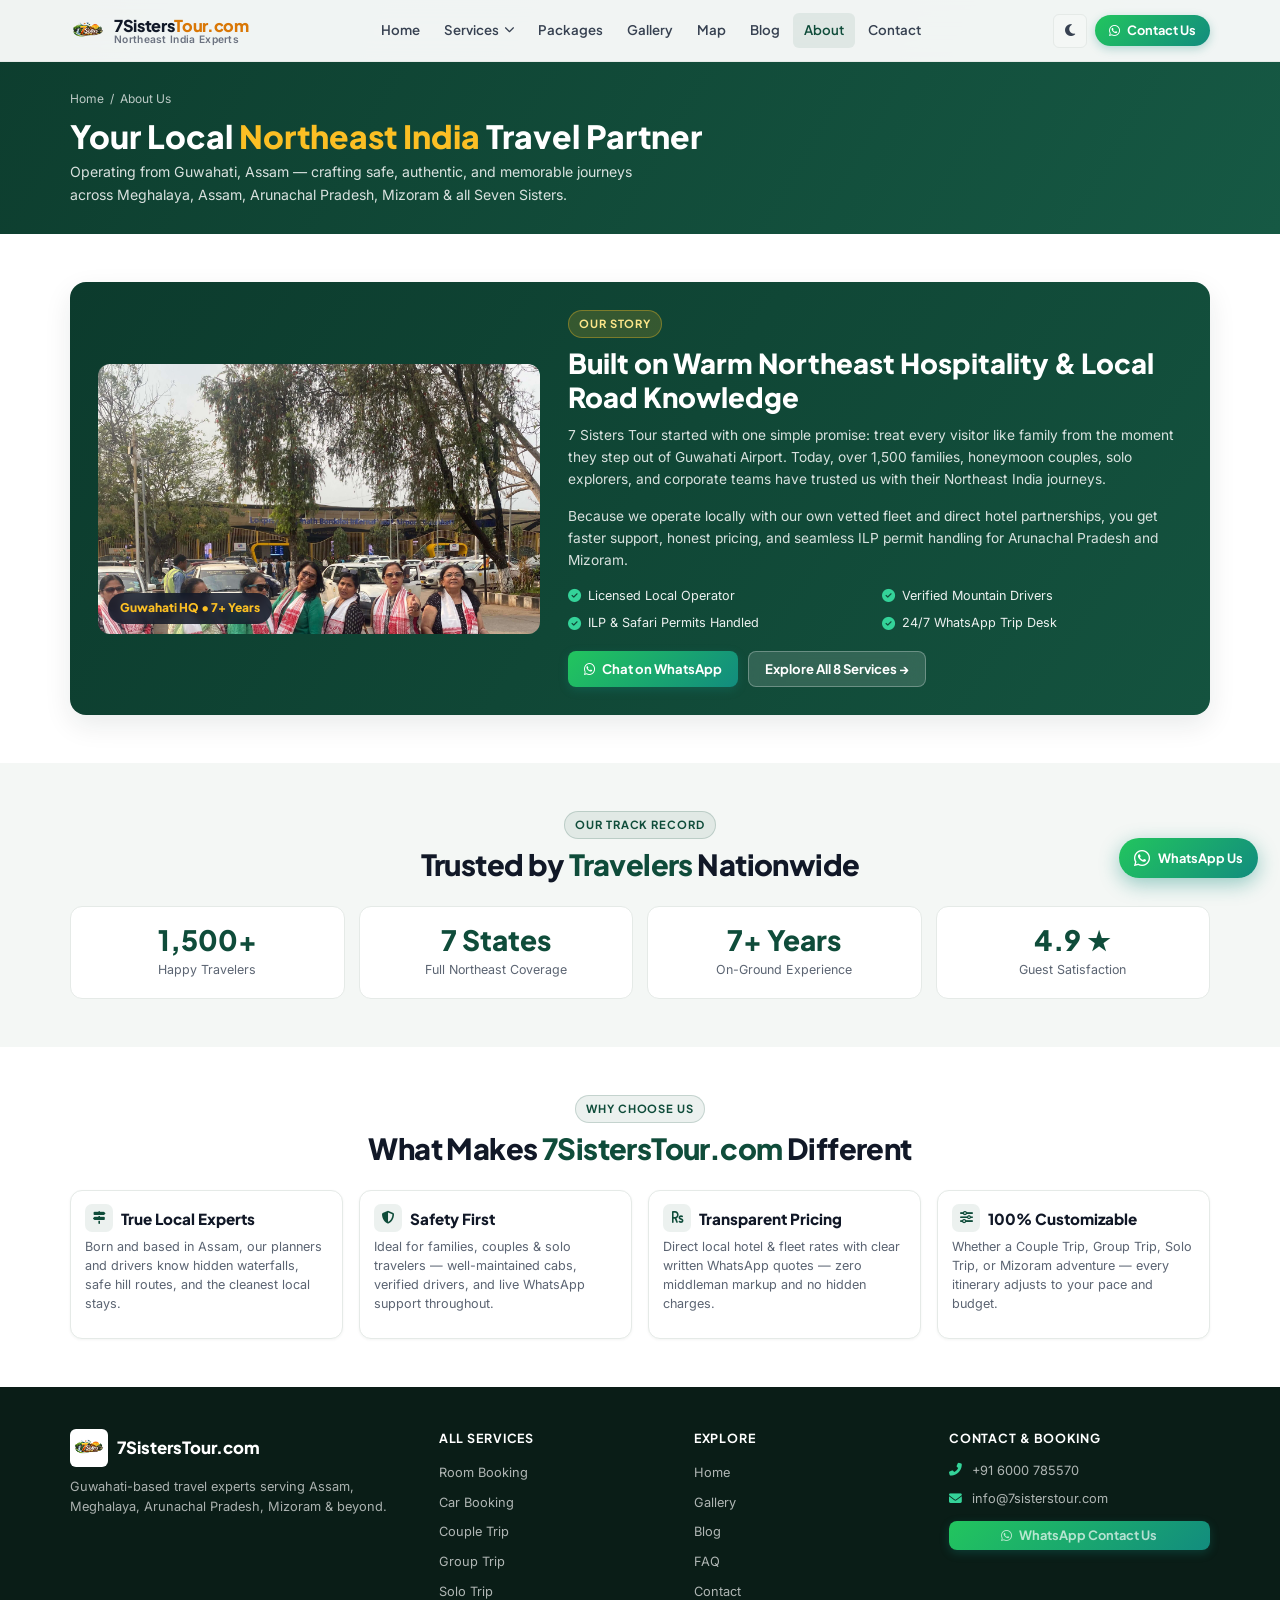
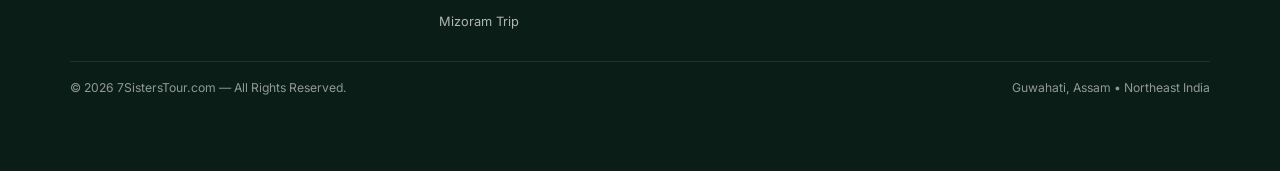
<file: about.html>
<!DOCTYPE html>
<html lang="en" data-theme="light">
<head>
  <meta charset="UTF-8">
  <meta name="viewport" content="width=device-width, initial-scale=1.0">
  <title>About Us | Local Guwahati Northeast India Travel Experts — 7 Sisters Tour</title>
  <meta name="description" content="Learn about 7 Sisters Tour — Guwahati's trusted local travel agency with 7+ years experience, 1,500+ happy travelers, verified stays, airport welcome &amp; ILP support.">
  <meta name="robots" content="index, follow">
  <link rel="canonical" href="https://7sisterstour.com/about.html">
  <link rel="icon" type="image/png" href="./7sisterstour%20com.png">

  <link rel="preconnect" href="https://fonts.googleapis.com">
  <link rel="preconnect" href="https://fonts.gstatic.com" crossorigin>
  <link href="https://fonts.googleapis.com/css2?family=Inter:wght@400;500;600;700&family=Plus+Jakarta+Sans:wght@600;700;800&display=swap" rel="stylesheet">
  <link rel="stylesheet" href="https://cdnjs.cloudflare.com/ajax/libs/font-awesome/6.5.2/css/all.min.css">
  <link rel="stylesheet" href="style.css">
</head>
<body>

  <header id="navbar">
    <div class="container nav-inner">
      <a href="index.html" class="nav-logo">
        <img src="./7sisterstour%20com.png" alt="7SistersTour.com Logo" width="54" height="36">
        <div class="logo-wordmark">
          <span class="logo-title">7Sisters<span>Tour.com</span></span>
          <span class="logo-tagline">Northeast India Experts</span>
        </div>
      </a>
      <nav class="nav-links" aria-label="Main Navigation">
        <a href="index.html">Home</a>
        <div class="nav-dropdown">
          <a href="services.html" class="nav-dropdown-trigger">Services <i class="fas fa-chevron-down" style="font-size:0.65rem;"></i></a>
          <div class="nav-dropdown-menu" role="menu">
            <a href="services.html#svc-room" class="nav-dropdown-item"><i class="fas fa-bed"></i> Room Booking</a>
            <a href="services.html#svc-car" class="nav-dropdown-item"><i class="fas fa-car"></i> Car Booking</a>
            <a href="services.html#svc-tour" class="nav-dropdown-item"><i class="fas fa-map-marked-alt"></i> Tour Packages</a>
            <a href="services.html#svc-corporate" class="nav-dropdown-item"><i class="fas fa-briefcase"></i> Corporate Rental</a>
            <a href="services.html#svc-couple" class="nav-dropdown-item"><i class="fas fa-heart"></i> Couple Trip</a>
            <a href="services.html#svc-group" class="nav-dropdown-item"><i class="fas fa-users"></i> Group Trip</a>
            <a href="services.html#svc-solo" class="nav-dropdown-item"><i class="fas fa-hiking"></i> Solo Trip</a>
            <a href="services.html#svc-mizoram" class="nav-dropdown-item"><i class="fas fa-mountain"></i> Mizoram Trip</a>
          </div>
        </div>
        <a href="index.html#tour-packages">Packages</a>
        <a href="gallery.html">Gallery</a>
        <a href="index.html#map-section">Map</a>
        <a href="blog.html">Blog</a>
        <a href="about.html" class="active">About</a>
        <a href="contact.html">Contact</a>
      </nav>
      <div class="nav-actions">
        <button class="theme-toggle" id="themeToggle" aria-label="Toggle theme"><i class="fas fa-moon"></i></button>
        <a href="https://wa.me/916000785570?text=Hi%207%20Sisters%20Tour!" target="_blank" rel="noopener" class="btn btn-wa nav-wa-btn"><i class="fab fa-whatsapp"></i> Contact Us</a>
        <button class="menu-toggle" id="menuToggle" aria-label="Open menu"><span></span><span></span><span></span></button>
      </div>
    </div>
    <div class="mobile-menu" id="mobileMenu">
      <div class="mobile-nav-list">
        <a href="index.html">Home</a>
        <a href="services.html">All Services</a>
        <a href="gallery.html">Gallery</a>
        <a href="blog.html">Blog</a>
        <a href="about.html" class="active">About Us</a>
        <a href="faq.html">FAQs</a>
        <a href="contact.html">Contact Us</a>
      </div>
      <div class="mobile-cta-row">
        <a href="tel:+916000785570" class="btn btn-outline"><i class="fas fa-phone"></i> Call Now</a>
        <a href="https://wa.me/916000785570" target="_blank" rel="noopener" class="btn btn-wa"><i class="fab fa-whatsapp"></i> WhatsApp Us</a>
      </div>
    </div>
  </header>

  <main>
    <section class="page-hero">
      <div class="container">
        <nav class="breadcrumb"><a href="index.html">Home</a> <span>/</span> <span>About Us</span></nav>
        <h1>Your Local <span>Northeast India</span> Travel Partner</h1>
        <p>Operating from Guwahati, Assam — crafting safe, authentic, and memorable journeys across Meghalaya, Assam, Arunachal Pradesh, Mizoram &amp; all Seven Sisters.</p>
      </div>
    </section>

    <section class="section-pad">
      <div class="container">
        <div class="about-banner reveal">
          <div class="about-banner-img">
            <img src="./images/2.jpeg" alt="Travelers welcomed with Assamese Gamosa at Guwahati Airport by 7 Sisters Tour" loading="lazy">
            <span class="about-exp-pill">Guwahati HQ • 7+ Years</span>
          </div>
          <div class="about-banner-content">
            <span class="eyebrow">Our Story</span>
            <h2>Built on Warm Northeast Hospitality &amp; Local Road Knowledge</h2>
            <p>7 Sisters Tour started with one simple promise: treat every visitor like family from the moment they step out of Guwahati Airport. Today, over 1,500 families, honeymoon couples, solo explorers, and corporate teams have trusted us with their Northeast India journeys.</p>
            <p>Because we operate locally with our own vetted fleet and direct hotel partnerships, you get faster support, honest pricing, and seamless ILP permit handling for Arunachal Pradesh and Mizoram.</p>
            <div class="about-checks">
              <span class="about-check"><i class="fas fa-check-circle"></i> Licensed Local Operator</span>
              <span class="about-check"><i class="fas fa-check-circle"></i> Verified Mountain Drivers</span>
              <span class="about-check"><i class="fas fa-check-circle"></i> ILP &amp; Safari Permits Handled</span>
              <span class="about-check"><i class="fas fa-check-circle"></i> 24/7 WhatsApp Trip Desk</span>
            </div>
            <div class="about-banner-actions">
              <a href="https://wa.me/916000785570?text=Hi%207%20Sisters%20Tour%2C%20I%20would%20like%20to%20plan%20a%20trip." target="_blank" rel="noopener" class="btn btn-wa"><i class="fab fa-whatsapp"></i> Chat on WhatsApp</a>
              <a href="services.html" class="btn btn-glass">Explore All 8 Services →</a>
            </div>
          </div>
        </div>
      </div>
    </section>

    <section class="section-pad bg-soft">
      <div class="container">
        <div class="section-head center reveal">
          <span class="eyebrow">Our Track Record</span>
          <h2 class="section-title">Trusted by <span>Travelers</span> Nationwide</h2>
        </div>
        <div class="stats-grid reveal">
          <div class="stat-card"><div class="stat-card-num">1,500+</div><div class="stat-card-label">Happy Travelers</div></div>
          <div class="stat-card"><div class="stat-card-num">7 States</div><div class="stat-card-label">Full Northeast Coverage</div></div>
          <div class="stat-card"><div class="stat-card-num">7+ Years</div><div class="stat-card-label">On-Ground Experience</div></div>
          <div class="stat-card"><div class="stat-card-num">4.9 ★</div><div class="stat-card-label">Guest Satisfaction</div></div>
        </div>
      </div>
    </section>

    <section class="section-pad">
      <div class="container">
        <div class="section-head center reveal">
          <span class="eyebrow">Why Choose Us</span>
          <h2 class="section-title">What Makes <span>7SistersTour.com</span> Different</h2>
        </div>
        <div class="services-grid reveal">
          <article class="service-card"><div class="svc-body"><div class="svc-head"><span class="svc-icon"><i class="fas fa-map-signs"></i></span><h3 class="svc-title">True Local Experts</h3></div><p class="svc-desc">Born and based in Assam, our planners and drivers know hidden waterfalls, safe hill routes, and the cleanest local stays.</p></div></article>
          <article class="service-card"><div class="svc-body"><div class="svc-head"><span class="svc-icon"><i class="fas fa-shield-alt"></i></span><h3 class="svc-title">Safety First</h3></div><p class="svc-desc">Ideal for families, couples &amp; solo travelers — well-maintained cabs, verified drivers, and live WhatsApp support throughout.</p></div></article>
          <article class="service-card"><div class="svc-body"><div class="svc-head"><span class="svc-icon"><i class="fas fa-rupee-sign"></i></span><h3 class="svc-title">Transparent Pricing</h3></div><p class="svc-desc">Direct local hotel &amp; fleet rates with clear written WhatsApp quotes — zero middleman markup and no hidden charges.</p></div></article>
          <article class="service-card"><div class="svc-body"><div class="svc-head"><span class="svc-icon"><i class="fas fa-sliders-h"></i></span><h3 class="svc-title">100% Customizable</h3></div><p class="svc-desc">Whether a Couple Trip, Group Trip, Solo Trip, or Mizoram adventure — every itinerary adjusts to your pace and budget.</p></div></article>
        </div>
      </div>
    </section>
  </main>

  <footer>
    <div class="container">
      <div class="footer-grid">
        <div>
          <div class="footer-logo"><img src="./7sisterstour%20com.png" alt="7SistersTour.com" width="52" height="38"><span>7SistersTour.com</span></div>
          <p class="footer-desc">Guwahati-based travel experts serving Assam, Meghalaya, Arunachal Pradesh, Mizoram &amp; beyond.</p>
        </div>
        <div class="footer-col">
          <h4>All Services</h4>
          <ul>
            <li><a href="services.html#svc-room">Room Booking</a></li>
            <li><a href="services.html#svc-car">Car Booking</a></li>
            <li><a href="services.html#svc-couple">Couple Trip</a></li>
            <li><a href="services.html#svc-group">Group Trip</a></li>
            <li><a href="services.html#svc-solo">Solo Trip</a></li>
            <li><a href="services.html#svc-mizoram">Mizoram Trip</a></li>
          </ul>
        </div>
        <div class="footer-col">
          <h4>Explore</h4>
          <ul>
            <li><a href="index.html">Home</a></li>
            <li><a href="gallery.html">Gallery</a></li>
            <li><a href="blog.html">Blog</a></li>
            <li><a href="faq.html">FAQ</a></li>
            <li><a href="contact.html">Contact</a></li>
          </ul>
        </div>
        <div class="footer-col">
          <h4>Contact &amp; Booking</h4>
          <div class="footer-contact-list">
            <a href="tel:+916000785570" class="footer-contact-item"><i class="fas fa-phone-alt"></i> +91 6000 785570</a>
            <a href="mailto:info@7sisterstour.com" class="footer-contact-item"><i class="fas fa-envelope"></i> info@7sisterstour.com</a>
          </div>
          <a href="https://wa.me/916000785570" target="_blank" rel="noopener" class="btn btn-wa btn-sm" style="width:100%;"><i class="fab fa-whatsapp"></i> WhatsApp Contact Us</a>
        </div>
      </div>
      <div class="footer-bottom">
        <span>&copy; 2026 7SistersTour.com — All Rights Reserved.</span>
        <span>Guwahati, Assam • Northeast India</span>
      </div>
    </div>
  </footer>

  <a href="https://wa.me/916000785570" class="wa-float" target="_blank" rel="noopener"><i class="fab fa-whatsapp"></i> <span>WhatsApp Us</span></a>
  <button id="back-to-top" aria-label="Back to top"><i class="fas fa-arrow-up"></i></button>
  <div class="mobile-sticky-bar">
    <a href="tel:+916000785570" class="btn btn-outline btn-sm"><i class="fas fa-phone-alt"></i> Call Us</a>
    <a href="https://wa.me/916000785570" target="_blank" rel="noopener" class="btn btn-wa btn-sm"><i class="fab fa-whatsapp"></i> Book on WhatsApp</a>
  </div>
  <script src="script.js"></script>
</body>
</html>
</file>
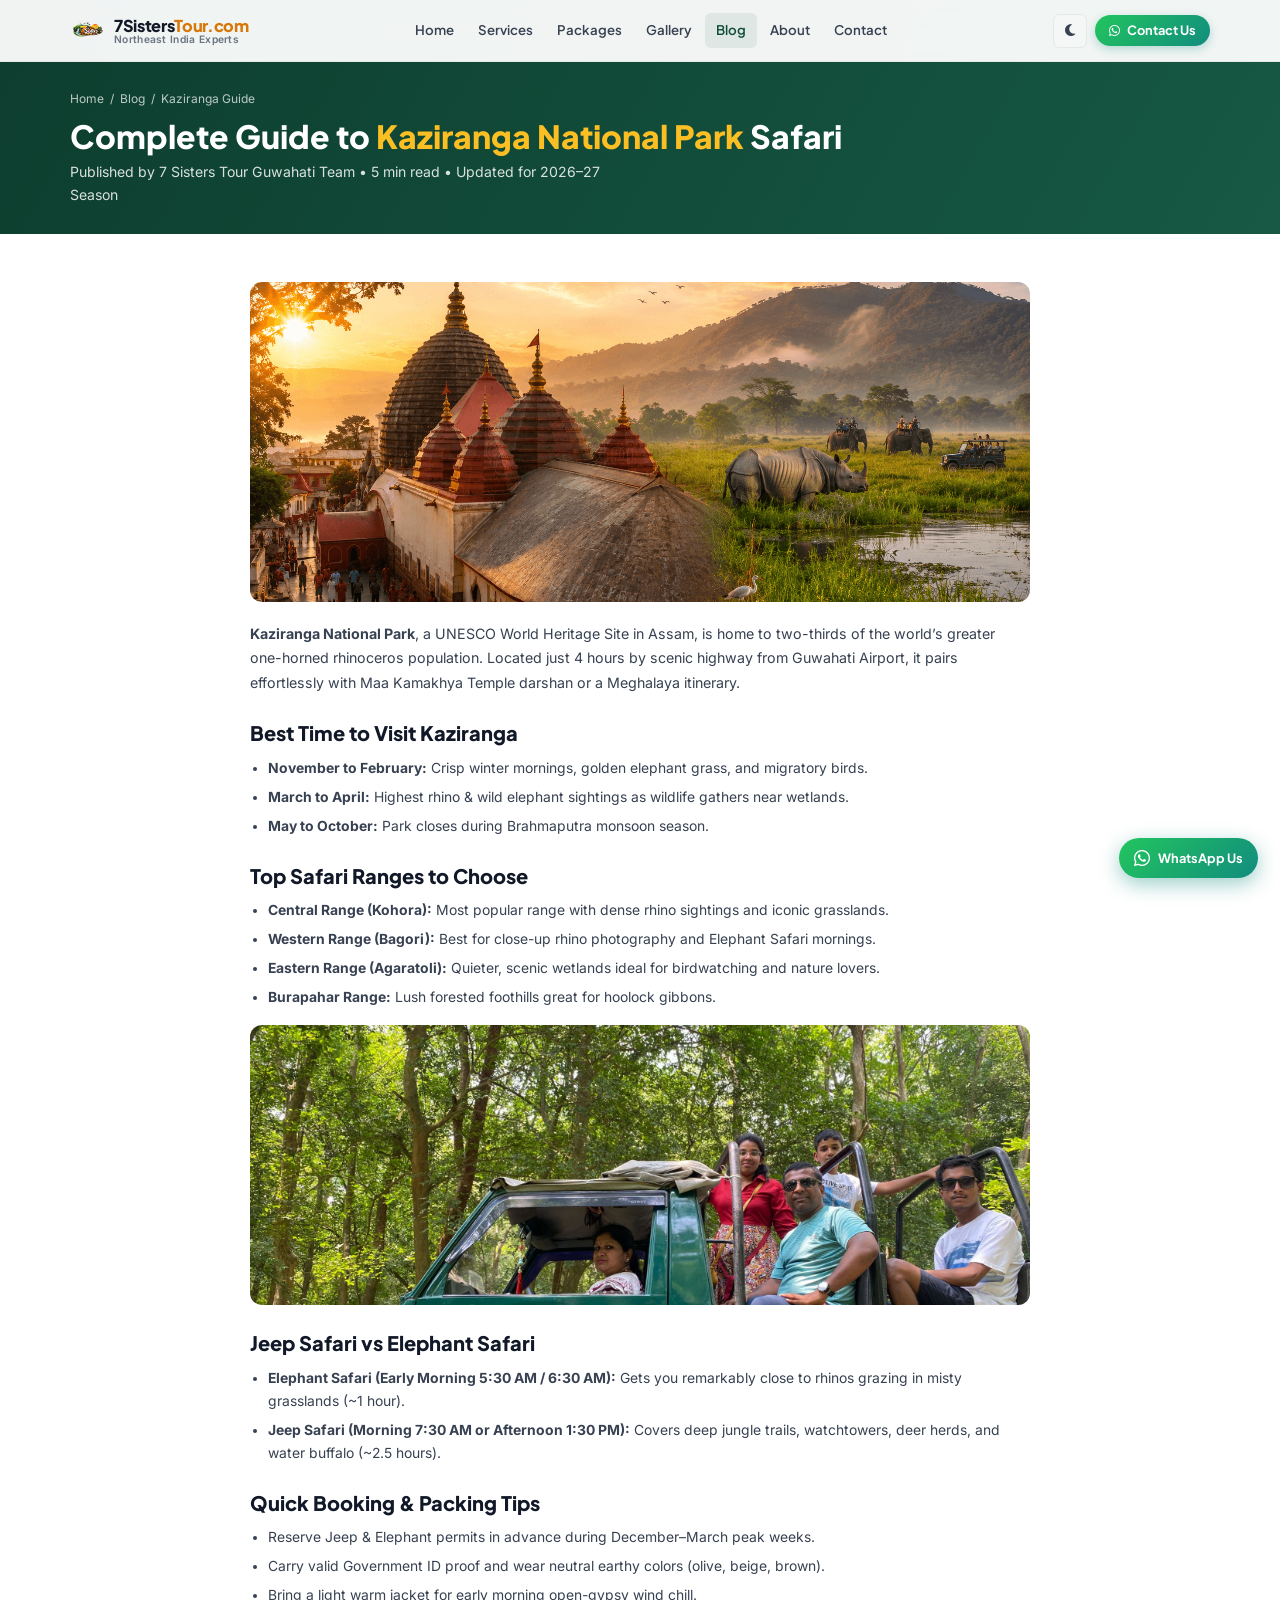
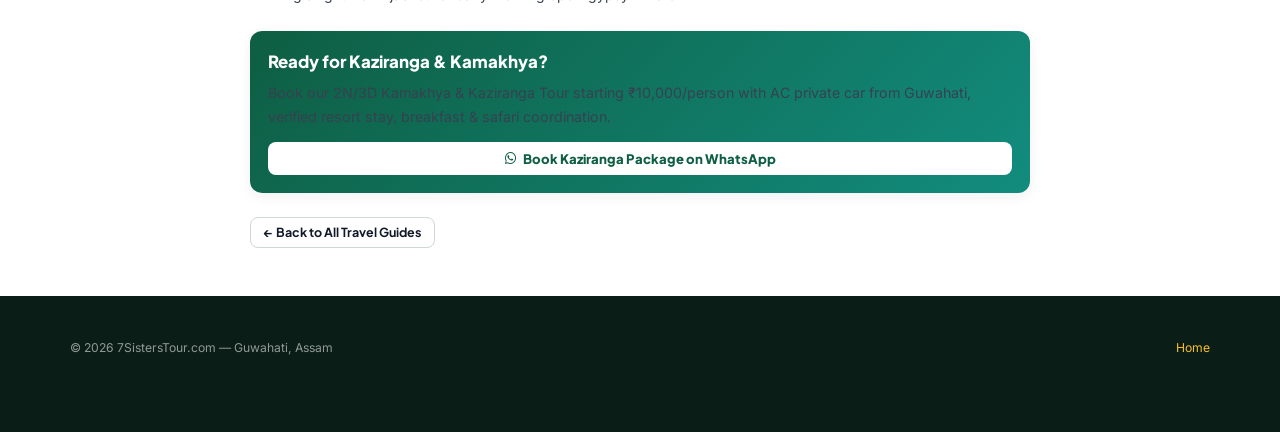
<file: blog-post.html>
<!DOCTYPE html>
<html lang="en" data-theme="light">
<head>
  <meta charset="UTF-8">
  <meta name="viewport" content="width=device-width, initial-scale=1.0">
  <title>Complete Kaziranga National Park Safari Guide | 7 Sisters Tour Blog</title>
  <meta name="description" content="Complete Kaziranga National Park Safari guide: best months (Nov–Apr), Kohora &amp; Bagori safari zones, elephant vs jeep safari timings, and Guwahati pickup tips.">
  <meta name="robots" content="index, follow">
  <link rel="canonical" href="https://7sisterstour.com/blog-post.html">
  <link rel="icon" type="image/png" href="./7sisterstour%20com.png">

  <link rel="preconnect" href="https://fonts.googleapis.com">
  <link rel="preconnect" href="https://fonts.gstatic.com" crossorigin>
  <link href="https://fonts.googleapis.com/css2?family=Inter:wght@400;500;600;700&family=Plus+Jakarta+Sans:wght@600;700;800&display=swap" rel="stylesheet">
  <link rel="stylesheet" href="https://cdnjs.cloudflare.com/ajax/libs/font-awesome/6.5.2/css/all.min.css">
  <link rel="stylesheet" href="style.css">

  <script type="application/ld+json">
  {
    "@context": "https://schema.org",
    "@type": "BlogPosting",
    "headline": "Complete Guide to Kaziranga National Park Safari & Kamakhya Tour",
    "image": "https://7sisterstour.com/images/kamakazi.png",
    "author": { "@type": "Organization", "name": "7SistersTour.com" },
    "publisher": { "@type": "Organization", "name": "7SistersTour.com" },
    "datePublished": "2026-11-10",
    "dateModified": "2026-11-19"
  }
  </script>
</head>
<body>

  <header id="navbar">
    <div class="container nav-inner">
      <a href="index.html" class="nav-logo">
        <img src="./7sisterstour%20com.png" alt="7SistersTour.com Logo" width="54" height="36">
        <div class="logo-wordmark">
          <span class="logo-title">7Sisters<span>Tour.com</span></span>
          <span class="logo-tagline">Northeast India Experts</span>
        </div>
      </a>
      <nav class="nav-links" aria-label="Main Navigation">
        <a href="index.html">Home</a>
        <a href="services.html">Services</a>
        <a href="index.html#tour-packages">Packages</a>
        <a href="gallery.html">Gallery</a>
        <a href="blog.html" class="active">Blog</a>
        <a href="about.html">About</a>
        <a href="contact.html">Contact</a>
      </nav>
      <div class="nav-actions">
        <button class="theme-toggle" id="themeToggle" aria-label="Toggle theme"><i class="fas fa-moon"></i></button>
        <a href="https://wa.me/916000785570" target="_blank" rel="noopener" class="btn btn-wa nav-wa-btn"><i class="fab fa-whatsapp"></i> Contact Us</a>
        <button class="menu-toggle" id="menuToggle" aria-label="Open menu"><span></span><span></span><span></span></button>
      </div>
    </div>
    <div class="mobile-menu" id="mobileMenu">
      <div class="mobile-nav-list">
        <a href="index.html">Home</a>
        <a href="services.html">All Services</a>
        <a href="gallery.html">Gallery</a>
        <a href="blog.html" class="active">Blog</a>
        <a href="about.html">About Us</a>
        <a href="contact.html">Contact Us</a>
      </div>
    </div>
  </header>

  <main>
    <section class="page-hero">
      <div class="container">
        <nav class="breadcrumb"><a href="index.html">Home</a> <span>/</span> <a href="blog.html">Blog</a> <span>/</span> <span>Kaziranga Guide</span></nav>
        <h1>Complete Guide to <span>Kaziranga National Park</span> Safari</h1>
        <p>Published by 7 Sisters Tour Guwahati Team • 5 min read • Updated for 2026–27 Season</p>
      </div>
    </section>

    <section class="section-pad">
      <div class="container">
        <article class="article-wrap">
          <img src="./images/kamakazi.png" alt="Maa Kamakhya Temple and Kaziranga National Park one-horned rhino safari" class="article-cover">

          <p><strong>Kaziranga National Park</strong>, a UNESCO World Heritage Site in Assam, is home to two-thirds of the world’s greater one-horned rhinoceros population. Located just 4 hours by scenic highway from Guwahati Airport, it pairs effortlessly with Maa Kamakhya Temple darshan or a Meghalaya itinerary.</p>

          <h2>Best Time to Visit Kaziranga</h2>
          <ul>
            <li><strong>November to February:</strong> Crisp winter mornings, golden elephant grass, and migratory birds.</li>
            <li><strong>March to April:</strong> Highest rhino &amp; wild elephant sightings as wildlife gathers near wetlands.</li>
            <li><strong>May to October:</strong> Park closes during Brahmaputra monsoon season.</li>
          </ul>

          <h2>Top Safari Ranges to Choose</h2>
          <ul>
            <li><strong>Central Range (Kohora):</strong> Most popular range with dense rhino sightings and iconic grasslands.</li>
            <li><strong>Western Range (Bagori):</strong> Best for close-up rhino photography and Elephant Safari mornings.</li>
            <li><strong>Eastern Range (Agaratoli):</strong> Quieter, scenic wetlands ideal for birdwatching and nature lovers.</li>
            <li><strong>Burapahar Range:</strong> Lush forested foothills great for hoolock gibbons.</li>
          </ul>

          <img src="./images/11.jpeg" alt="Family on open Gypsy safari in Assam wildlife sanctuary" class="article-cover" style="height:280px; object-position:center 25%;">

          <h2>Jeep Safari vs Elephant Safari</h2>
          <ul>
            <li><strong>Elephant Safari (Early Morning 5:30 AM / 6:30 AM):</strong> Gets you remarkably close to rhinos grazing in misty grasslands (~1 hour).</li>
            <li><strong>Jeep Safari (Morning 7:30 AM or Afternoon 1:30 PM):</strong> Covers deep jungle trails, watchtowers, deer herds, and water buffalo (~2.5 hours).</li>
          </ul>

          <h2>Quick Booking &amp; Packing Tips</h2>
          <ul>
            <li>Reserve Jeep &amp; Elephant permits in advance during December–March peak weeks.</li>
            <li>Carry valid Government ID proof and wear neutral earthy colors (olive, beige, brown).</li>
            <li>Bring a light warm jacket for early morning open-gypsy wind chill.</li>
          </ul>

          <div class="wa-direct-card" style="margin:24px 0;">
            <h3>Ready for Kaziranga &amp; Kamakhya?</h3>
            <p>Book our 2N/3D Kamakhya &amp; Kaziranga Tour starting ₹10,000/person with AC private car from Guwahati, verified resort stay, breakfast &amp; safari coordination.</p>
            <button class="btn wa-direct-btn" onclick="openPackageBooking('Kamakhya & Kaziranga Tour Package', '2 Nights / 3 Days', '10,000')">
              <i class="fab fa-whatsapp"></i> Book Kaziranga Package on WhatsApp
            </button>
          </div>

          <a href="blog.html" class="btn btn-outline btn-sm">← Back to All Travel Guides</a>
        </article>
      </div>
    </section>
  </main>

  <footer>
    <div class="container">
      <div class="footer-bottom" style="border-top:none; padding-top:0;">
        <span>&copy; 2026 7SistersTour.com — Guwahati, Assam</span>
        <a href="index.html">Home</a>
      </div>
    </div>
  </footer>

  <a href="https://wa.me/916000785570" class="wa-float" target="_blank" rel="noopener"><i class="fab fa-whatsapp"></i> <span>WhatsApp Us</span></a>
  <button id="back-to-top" aria-label="Back to top"><i class="fas fa-arrow-up"></i></button>
  <script src="script.js"></script>
</body>
</html>
</file>
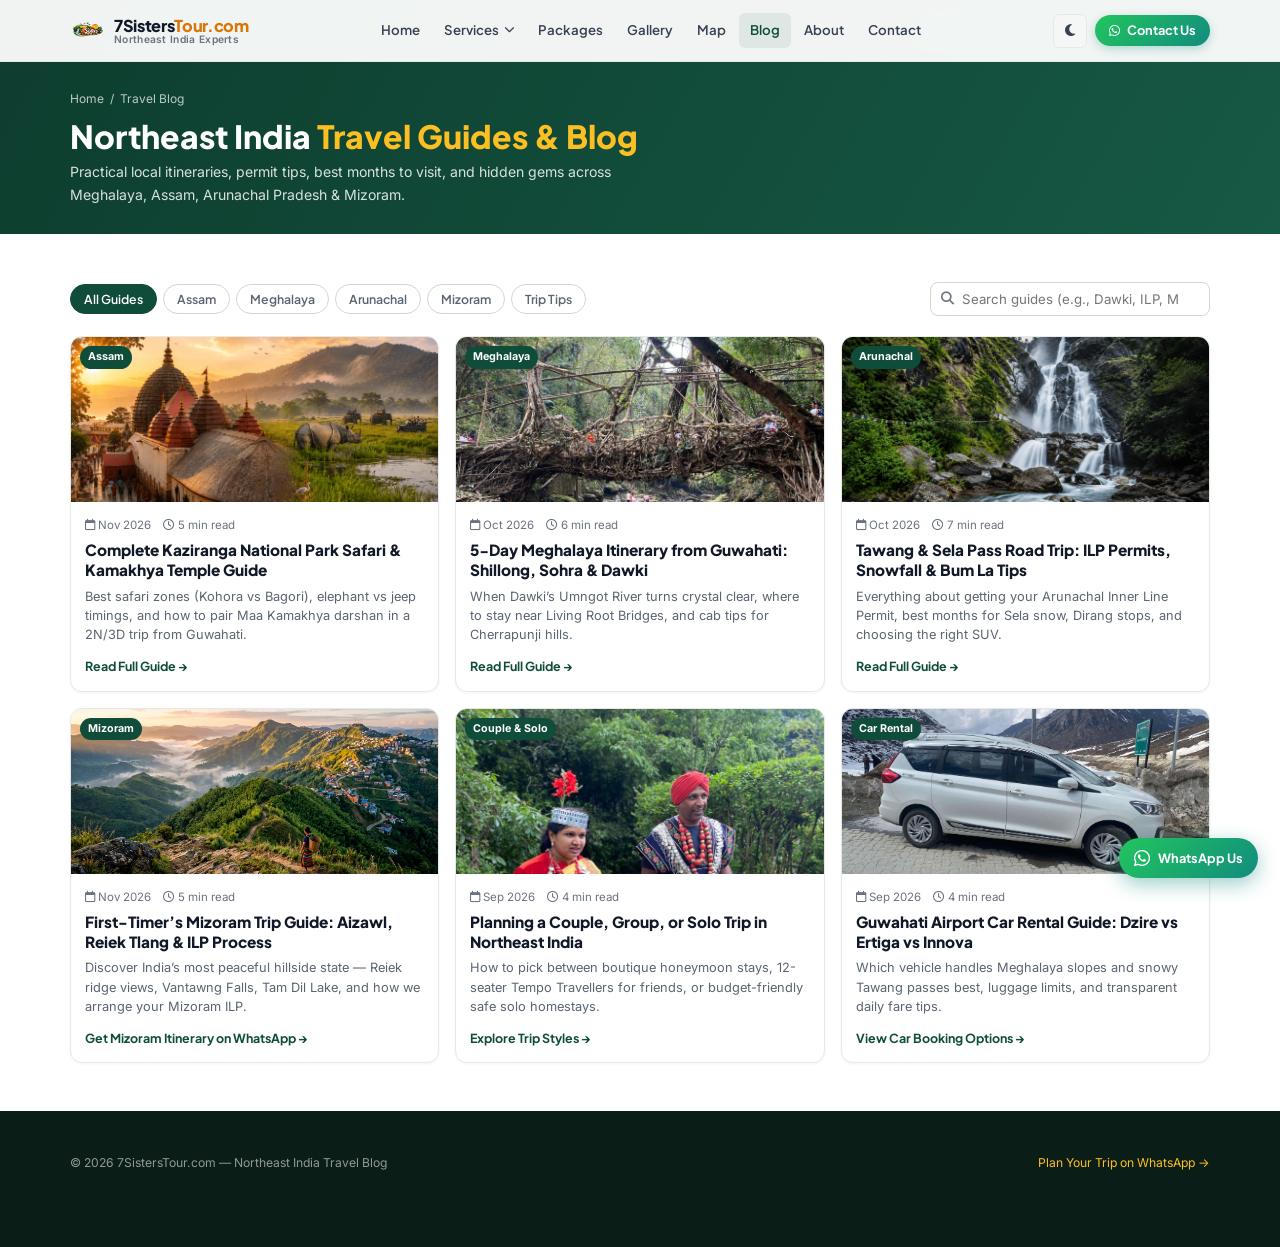
<file: blog.html>
<!DOCTYPE html>
<html lang="en" data-theme="light">
<head>
  <meta charset="UTF-8">
  <meta name="viewport" content="width=device-width, initial-scale=1.0">
  <title>Northeast India Travel Blog &amp; Guides | 7 Sisters Tour</title>
  <meta name="description" content="Insider Northeast India travel guides for Meghalaya, Kaziranga safari, Tawang ILP permits, Mizoram hills, and Couple, Group &amp; Solo road trips from Guwahati.">
  <meta name="robots" content="index, follow">
  <link rel="canonical" href="https://7sisterstour.com/blog.html">
  <link rel="icon" type="image/png" href="./7sisterstour%20com.png">

  <link rel="preconnect" href="https://fonts.googleapis.com">
  <link rel="preconnect" href="https://fonts.gstatic.com" crossorigin>
  <link href="https://fonts.googleapis.com/css2?family=Inter:wght@400;500;600;700&family=Plus+Jakarta+Sans:wght@600;700;800&display=swap" rel="stylesheet">
  <link rel="stylesheet" href="https://cdnjs.cloudflare.com/ajax/libs/font-awesome/6.5.2/css/all.min.css">
  <link rel="stylesheet" href="style.css">
</head>
<body>

  <header id="navbar">
    <div class="container nav-inner">
      <a href="index.html" class="nav-logo">
        <img src="./7sisterstour%20com.png" alt="7SistersTour.com Logo" width="54" height="36">
        <div class="logo-wordmark">
          <span class="logo-title">7Sisters<span>Tour.com</span></span>
          <span class="logo-tagline">Northeast India Experts</span>
        </div>
      </a>
      <nav class="nav-links" aria-label="Main Navigation">
        <a href="index.html">Home</a>
        <div class="nav-dropdown">
          <a href="services.html" class="nav-dropdown-trigger">Services <i class="fas fa-chevron-down" style="font-size:0.65rem;"></i></a>
          <div class="nav-dropdown-menu" role="menu">
            <a href="services.html#svc-room" class="nav-dropdown-item"><i class="fas fa-bed"></i> Room Booking</a>
            <a href="services.html#svc-car" class="nav-dropdown-item"><i class="fas fa-car"></i> Car Booking</a>
            <a href="services.html#svc-tour" class="nav-dropdown-item"><i class="fas fa-map-marked-alt"></i> Tour Packages</a>
            <a href="services.html#svc-corporate" class="nav-dropdown-item"><i class="fas fa-briefcase"></i> Corporate Rental</a>
            <a href="services.html#svc-couple" class="nav-dropdown-item"><i class="fas fa-heart"></i> Couple Trip</a>
            <a href="services.html#svc-group" class="nav-dropdown-item"><i class="fas fa-users"></i> Group Trip</a>
            <a href="services.html#svc-solo" class="nav-dropdown-item"><i class="fas fa-hiking"></i> Solo Trip</a>
            <a href="services.html#svc-mizoram" class="nav-dropdown-item"><i class="fas fa-mountain"></i> Mizoram Trip</a>
          </div>
        </div>
        <a href="index.html#tour-packages">Packages</a>
        <a href="gallery.html">Gallery</a>
        <a href="index.html#map-section">Map</a>
        <a href="blog.html" class="active">Blog</a>
        <a href="about.html">About</a>
        <a href="contact.html">Contact</a>
      </nav>
      <div class="nav-actions">
        <button class="theme-toggle" id="themeToggle" aria-label="Toggle theme"><i class="fas fa-moon"></i></button>
        <a href="https://wa.me/918133075755" target="_blank" rel="noopener" class="btn btn-wa nav-wa-btn"><i class="fab fa-whatsapp"></i> Contact Us</a>
        <button class="menu-toggle" id="menuToggle" aria-label="Open menu"><span></span><span></span><span></span></button>
      </div>
    </div>
    <div class="mobile-menu" id="mobileMenu">
      <div class="mobile-nav-list">
        <a href="index.html">Home</a>
        <a href="services.html">All Services</a>
        <a href="gallery.html">Gallery</a>
        <a href="blog.html" class="active">Blog</a>
        <a href="about.html">About Us</a>
        <a href="faq.html">FAQs</a>
        <a href="contact.html">Contact Us</a>
      </div>
      <div class="mobile-cta-row">
        <a href="tel:+918133075755" class="btn btn-outline"><i class="fas fa-phone"></i> Call Now</a>
        <a href="https://wa.me/918133075755" target="_blank" rel="noopener" class="btn btn-wa"><i class="fab fa-whatsapp"></i> WhatsApp Us</a>
      </div>
    </div>
  </header>

  <main>
    <section class="page-hero">
      <div class="container">
        <nav class="breadcrumb"><a href="index.html">Home</a> <span>/</span> <span>Travel Blog</span></nav>
        <h1>Northeast India <span>Travel Guides &amp; Blog</span></h1>
        <p>Practical local itineraries, permit tips, best months to visit, and hidden gems across Meghalaya, Assam, Arunachal Pradesh &amp; Mizoram.</p>
      </div>
    </section>

    <section class="section-pad">
      <div class="container">
        <div class="blog-controls reveal">
          <div class="filter-pills">
            <button class="filter-pill blog-filter-btn active" data-filter="all">All Guides</button>
            <button class="filter-pill blog-filter-btn" data-filter="assam">Assam</button>
            <button class="filter-pill blog-filter-btn" data-filter="meghalaya">Meghalaya</button>
            <button class="filter-pill blog-filter-btn" data-filter="arunachal">Arunachal</button>
            <button class="filter-pill blog-filter-btn" data-filter="mizoram">Mizoram</button>
            <button class="filter-pill blog-filter-btn" data-filter="tips">Trip Tips</button>
          </div>
          <div class="blog-search-box">
            <i class="fas fa-search"></i>
            <input type="search" id="blogSearch" placeholder="Search guides (e.g., Dawki, ILP, Mizoram)..." aria-label="Search blog guides">
          </div>
        </div>

        <div class="blog-grid">
          <article class="blog-card reveal" data-cat="assam">
            <div class="blog-card-img">
              <img src="./images/kamakazi.png" alt="Kaziranga National Park safari and Kamakhya Temple guide" loading="lazy">
              <span class="blog-cat">Assam</span>
            </div>
            <div class="blog-card-body">
              <div class="blog-meta"><span><i class="far fa-calendar"></i> Nov 2026</span><span><i class="far fa-clock"></i> 5 min read</span></div>
              <h2 class="blog-card-title">Complete Kaziranga National Park Safari &amp; Kamakhya Temple Guide</h2>
              <p class="blog-card-desc">Best safari zones (Kohora vs Bagori), elephant vs jeep timings, and how to pair Maa Kamakhya darshan in a 2N/3D trip from Guwahati.</p>
              <a href="blog-post.html" class="blog-read-more">Read Full Guide →</a>
            </div>
          </article>

          <article class="blog-card reveal" data-cat="meghalaya">
            <div class="blog-card-img">
              <img src="./images/18.jpeg" alt="Living Root Bridges of Mawlynnong and Cherrapunji Meghalaya" loading="lazy">
              <span class="blog-cat">Meghalaya</span>
            </div>
            <div class="blog-card-body">
              <div class="blog-meta"><span><i class="far fa-calendar"></i> Oct 2026</span><span><i class="far fa-clock"></i> 6 min read</span></div>
              <h2 class="blog-card-title">5-Day Meghalaya Itinerary from Guwahati: Shillong, Sohra &amp; Dawki</h2>
              <p class="blog-card-desc">When Dawki’s Umngot River turns crystal clear, where to stay near Living Root Bridges, and cab tips for Cherrapunji hills.</p>
              <a href="blog-post.html" class="blog-read-more">Read Full Guide →</a>
            </div>
          </article>

          <article class="blog-card reveal" data-cat="arunachal">
            <div class="blog-card-img">
              <img src="./images/jangWater.png" alt="Tawang Monastery, Sela Pass and Nuranang Falls travel guide" loading="lazy">
              <span class="blog-cat">Arunachal</span>
            </div>
            <div class="blog-card-body">
              <div class="blog-meta"><span><i class="far fa-calendar"></i> Oct 2026</span><span><i class="far fa-clock"></i> 7 min read</span></div>
              <h2 class="blog-card-title">Tawang &amp; Sela Pass Road Trip: ILP Permits, Snowfall &amp; Bum La Tips</h2>
              <p class="blog-card-desc">Everything about getting your Arunachal Inner Line Permit, best months for Sela snow, Dirang stops, and choosing the right SUV.</p>
              <a href="blog-post.html" class="blog-read-more">Read Full Guide →</a>
            </div>
          </article>

          <article class="blog-card reveal" data-cat="mizoram">
            <div class="blog-card-img">
              <img src="./images/mizoram.jpg" alt="Mizoram travel guide Aizawl Reiek Tlang Vantawng Falls" loading="lazy">
              <span class="blog-cat">Mizoram</span>
            </div>
            <div class="blog-card-body">
              <div class="blog-meta"><span><i class="far fa-calendar"></i> Nov 2026</span><span><i class="far fa-clock"></i> 5 min read</span></div>
              <h2 class="blog-card-title">First-Timer’s Mizoram Trip Guide: Aizawl, Reiek Tlang &amp; ILP Process</h2>
              <p class="blog-card-desc">Discover India’s most peaceful hillside state — Reiek ridge views, Vantawng Falls, Tam Dil Lake, and how we arrange your Mizoram ILP.</p>
              <a href="https://wa.me/918133075755?text=Hi%207%20Sisters%20Tour%2C%20please%20share%20your%20Mizoram%20trip%20itinerary%20and%20ILP%20details." target="_blank" rel="noopener" class="blog-read-more">Get Mizoram Itinerary on WhatsApp →</a>
            </div>
          </article>

          <article class="blog-card reveal" data-cat="tips">
            <div class="blog-card-img">
              <img src="./images/15.jpeg" class="img-top" alt="Couple Trip and Honeymoon ideas in Northeast India" loading="lazy">
              <span class="blog-cat">Couple &amp; Solo</span>
            </div>
            <div class="blog-card-body">
              <div class="blog-meta"><span><i class="far fa-calendar"></i> Sep 2026</span><span><i class="far fa-clock"></i> 4 min read</span></div>
              <h2 class="blog-card-title">Planning a Couple, Group, or Solo Trip in Northeast India</h2>
              <p class="blog-card-desc">How to pick between boutique honeymoon stays, 12-seater Tempo Travellers for friends, or budget-friendly safe solo homestays.</p>
              <a href="services.html#svc-couple" class="blog-read-more">Explore Trip Styles →</a>
            </div>
          </article>

          <article class="blog-card reveal" data-cat="tips">
            <div class="blog-card-img">
              <img src="./images/25.jpeg" alt="Choosing the best car rental from Guwahati Airport" loading="lazy">
              <span class="blog-cat">Car Rental</span>
            </div>
            <div class="blog-card-body">
              <div class="blog-meta"><span><i class="far fa-calendar"></i> Sep 2026</span><span><i class="far fa-clock"></i> 4 min read</span></div>
              <h2 class="blog-card-title">Guwahati Airport Car Rental Guide: Dzire vs Ertiga vs Innova</h2>
              <p class="blog-card-desc">Which vehicle handles Meghalaya slopes and snowy Tawang passes best, luggage limits, and transparent daily fare tips.</p>
              <a href="services.html#svc-car" class="blog-read-more">View Car Booking Options →</a>
            </div>
          </article>
        </div>
      </div>
    </section>
  </main>

  <footer>
    <div class="container">
      <div class="footer-bottom" style="border-top:none; padding-top:0;">
        <span>&copy; 2026 7SistersTour.com — Northeast India Travel Blog</span>
        <a href="https://wa.me/918133075755" target="_blank" rel="noopener">Plan Your Trip on WhatsApp →</a>
      </div>
    </div>
  </footer>

  <a href="https://wa.me/918133075755" class="wa-float" target="_blank" rel="noopener"><i class="fab fa-whatsapp"></i> <span>WhatsApp Us</span></a>
  <button id="back-to-top" aria-label="Back to top"><i class="fas fa-arrow-up"></i></button>
  <div class="mobile-sticky-bar">
    <a href="tel:+918133075755" class="btn btn-outline btn-sm"><i class="fas fa-phone-alt"></i> Call Us</a>
    <a href="https://wa.me/918133075755" target="_blank" rel="noopener" class="btn btn-wa btn-sm"><i class="fab fa-whatsapp"></i> Book on WhatsApp</a>
  </div>
  <script src="script.js"></script>
</body>
</html>
</file>
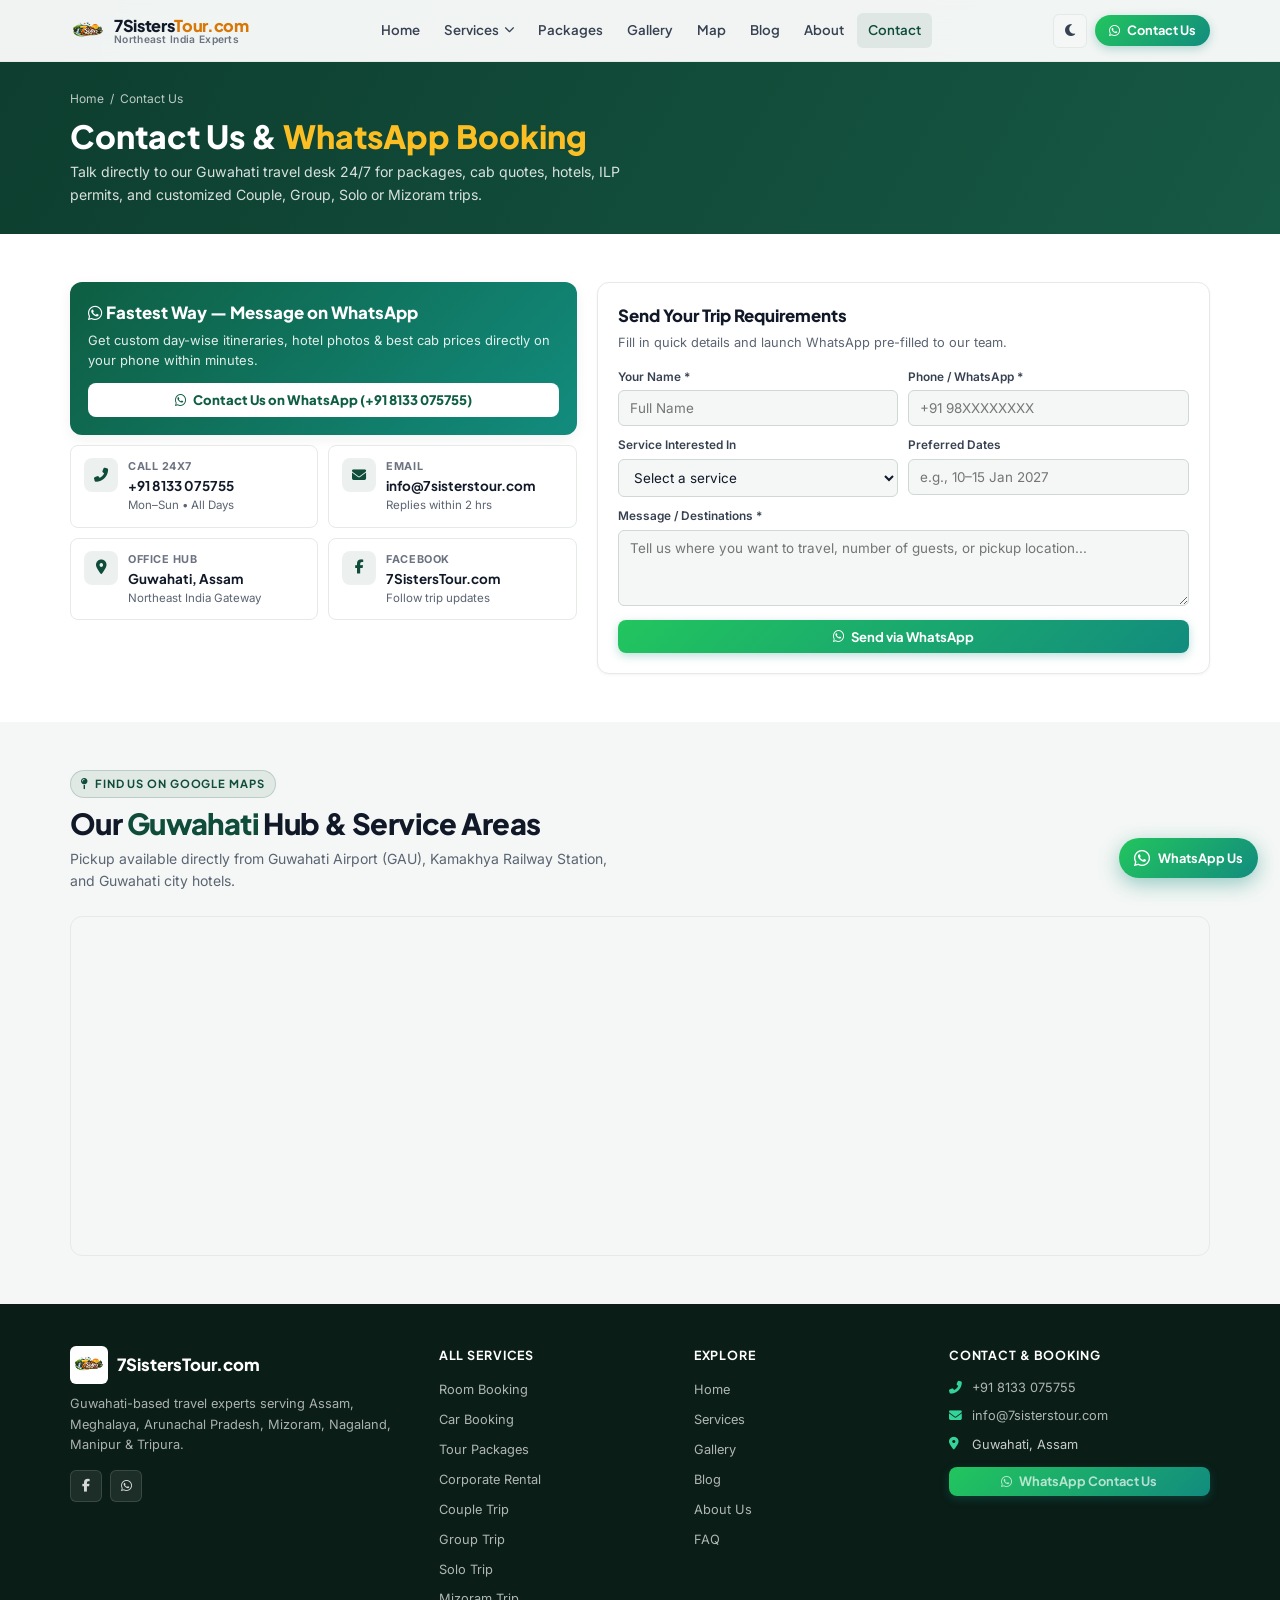
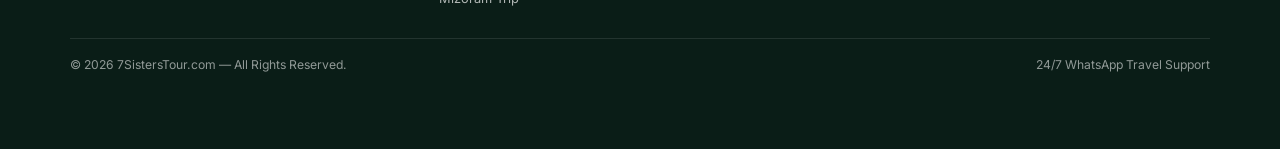
<file: contact.html>
<!DOCTYPE html>
<html lang="en" data-theme="light">
<head>
  <meta charset="UTF-8">
  <meta name="viewport" content="width=device-width, initial-scale=1.0">
  <title>Contact Us on WhatsApp | 7 Sisters Tour Guwahati, Assam</title>
  <meta name="description" content="Contact 7 Sisters Tour in Guwahati via WhatsApp (+91 8133 075755), phone, or email for Meghalaya, Tawang, Kaziranga, Mizoram, Couple, Group &amp; Solo trip bookings.">
  <meta name="robots" content="index, follow">
  <link rel="canonical" href="https://7sisterstour.com/contact.html">
  <link rel="icon" type="image/png" href="./7sisterstour%20com.png">

  <link rel="preconnect" href="https://fonts.googleapis.com">
  <link rel="preconnect" href="https://fonts.gstatic.com" crossorigin>
  <link href="https://fonts.googleapis.com/css2?family=Inter:wght@400;500;600;700&family=Plus+Jakarta+Sans:wght@600;700;800&display=swap" rel="stylesheet">
  <link rel="stylesheet" href="https://cdnjs.cloudflare.com/ajax/libs/font-awesome/6.5.2/css/all.min.css">
  <link rel="stylesheet" href="style.css">
</head>
<body>

  <header id="navbar">
    <div class="container nav-inner">
      <a href="index.html" class="nav-logo">
        <img src="./7sisterstour%20com.png" alt="7SistersTour.com Logo" width="54" height="36">
        <div class="logo-wordmark">
          <span class="logo-title">7Sisters<span>Tour.com</span></span>
          <span class="logo-tagline">Northeast India Experts</span>
        </div>
      </a>
      <nav class="nav-links" aria-label="Main Navigation">
        <a href="index.html">Home</a>
        <div class="nav-dropdown">
          <a href="services.html" class="nav-dropdown-trigger">Services <i class="fas fa-chevron-down" style="font-size:0.65rem;"></i></a>
          <div class="nav-dropdown-menu" role="menu">
            <a href="services.html#svc-room" class="nav-dropdown-item"><i class="fas fa-bed"></i> Room Booking</a>
            <a href="services.html#svc-car" class="nav-dropdown-item"><i class="fas fa-car"></i> Car Booking</a>
            <a href="services.html#svc-tour" class="nav-dropdown-item"><i class="fas fa-map-marked-alt"></i> Tour Packages</a>
            <a href="services.html#svc-corporate" class="nav-dropdown-item"><i class="fas fa-briefcase"></i> Corporate Rental</a>
            <a href="services.html#svc-couple" class="nav-dropdown-item"><i class="fas fa-heart"></i> Couple Trip</a>
            <a href="services.html#svc-group" class="nav-dropdown-item"><i class="fas fa-users"></i> Group Trip</a>
            <a href="services.html#svc-solo" class="nav-dropdown-item"><i class="fas fa-hiking"></i> Solo Trip</a>
            <a href="services.html#svc-mizoram" class="nav-dropdown-item"><i class="fas fa-mountain"></i> Mizoram Trip</a>
          </div>
        </div>
        <a href="index.html#tour-packages">Packages</a>
        <a href="gallery.html">Gallery</a>
        <a href="index.html#map-section">Map</a>
        <a href="blog.html">Blog</a>
        <a href="about.html">About</a>
        <a href="contact.html" class="active">Contact</a>
      </nav>
      <div class="nav-actions">
        <button class="theme-toggle" id="themeToggle" aria-label="Toggle theme"><i class="fas fa-moon"></i></button>
        <a href="https://wa.me/918133075755?text=Hi%207%20Sisters%20Tour!" target="_blank" rel="noopener" class="btn btn-wa nav-wa-btn"><i class="fab fa-whatsapp"></i> Contact Us</a>
        <button class="menu-toggle" id="menuToggle" aria-label="Open menu"><span></span><span></span><span></span></button>
      </div>
    </div>
    <div class="mobile-menu" id="mobileMenu">
      <div class="mobile-nav-list">
        <a href="index.html">Home</a>
        <a href="services.html">All Services</a>
        <a href="gallery.html">Gallery</a>
        <a href="blog.html">Blog</a>
        <a href="about.html">About Us</a>
        <a href="faq.html">FAQs</a>
        <a href="contact.html" class="active">Contact Us</a>
      </div>
      <div class="mobile-cta-row">
        <a href="tel:+918133075755" class="btn btn-outline"><i class="fas fa-phone"></i> Call Now</a>
        <a href="https://wa.me/918133075755" target="_blank" rel="noopener" class="btn btn-wa"><i class="fab fa-whatsapp"></i> WhatsApp Us</a>
      </div>
    </div>
  </header>

  <main>
    <section class="page-hero">
      <div class="container">
        <nav class="breadcrumb"><a href="index.html">Home</a> <span>/</span> <span>Contact Us</span></nav>
        <h1>Contact Us &amp; <span>WhatsApp Booking</span></h1>
        <p>Talk directly to our Guwahati travel desk 24/7 for packages, cab quotes, hotels, ILP permits, and customized Couple, Group, Solo or Mizoram trips.</p>
      </div>
    </section>

    <section class="section-pad">
      <div class="container">
        <div class="contact-grid reveal">
          <div class="contact-stack">
            <div class="wa-direct-card">
              <h3><i class="fab fa-whatsapp"></i> Fastest Way — Message on WhatsApp</h3>
              <p>Get custom day-wise itineraries, hotel photos &amp; best cab prices directly on your phone within minutes.</p>
              <a href="https://wa.me/918133075755?text=Hi%207%20Sisters%20Tour%2C%20I%20would%20like%20to%20plan%20a%20Northeast%20India%20trip." target="_blank" rel="noopener" class="btn wa-direct-btn">
                <i class="fab fa-whatsapp"></i> Contact Us on WhatsApp (+91 8133 075755)
              </a>
            </div>

            <div class="contact-mini-grid">
              <a href="tel:+918133075755" class="contact-card">
                <span class="contact-card-icon"><i class="fas fa-phone-alt"></i></span>
                <div>
                  <div class="contact-card-label">Call 24x7</div>
                  <div class="contact-card-value">+91 8133 075755</div>
                  <div class="contact-card-sub">Mon–Sun • All Days</div>
                </div>
              </a>
              <a href="mailto:info@7sisterstour.com" class="contact-card">
                <span class="contact-card-icon"><i class="fas fa-envelope"></i></span>
                <div>
                  <div class="contact-card-label">Email</div>
                  <div class="contact-card-value">info@7sisterstour.com</div>
                  <div class="contact-card-sub">Replies within 2 hrs</div>
                </div>
              </a>
              <div class="contact-card">
                <span class="contact-card-icon"><i class="fas fa-map-marker-alt"></i></span>
                <div>
                  <div class="contact-card-label">Office Hub</div>
                  <div class="contact-card-value">Guwahati, Assam</div>
                  <div class="contact-card-sub">Northeast India Gateway</div>
                </div>
              </div>
              <a href="https://www.facebook.com/profile.php?id=61590529616214" target="_blank" rel="noopener" class="contact-card">
                <span class="contact-card-icon"><i class="fab fa-facebook-f"></i></span>
                <div>
                  <div class="contact-card-label">Facebook</div>
                  <div class="contact-card-value">7SistersTour.com</div>
                  <div class="contact-card-sub">Follow trip updates</div>
                </div>
              </a>
            </div>
          </div>

          <div class="wa-form">
            <h3>Send Your Trip Requirements</h3>
            <p>Fill in quick details and launch WhatsApp pre-filled to our team.</p>
            <form id="contactForm">
              <div class="form-row">
                <div class="form-group">
                  <label for="contactName">Your Name *</label>
                  <input type="text" id="contactName" placeholder="Full Name" required>
                </div>
                <div class="form-group">
                  <label for="contactPhone">Phone / WhatsApp *</label>
                  <input type="tel" id="contactPhone" placeholder="+91 98XXXXXXXX" required>
                </div>
              </div>
              <div class="form-row">
                <div class="form-group">
                  <label for="contactService">Service Interested In</label>
                  <select id="contactService">
                    <option value="">Select a service</option>
                    <option value="Tour Package">Tour Package</option>
                    <option value="Couple Trip">Couple Trip</option>
                    <option value="Group Trip">Group Trip</option>
                    <option value="Solo Trip">Solo Trip</option>
                    <option value="Mizoram Trip">Mizoram Trip</option>
                    <option value="Room Booking">Room Booking</option>
                    <option value="Car Booking">Car / Airport Cab Booking</option>
                    <option value="Corporate Car Rental">Corporate Car Rental</option>
                  </select>
                </div>
                <div class="form-group">
                  <label for="contactDates">Preferred Dates</label>
                  <input type="text" id="contactDates" placeholder="e.g., 10–15 Jan 2027">
                </div>
              </div>
              <div class="form-group">
                <label for="contactMessage">Message / Destinations *</label>
                <textarea id="contactMessage" placeholder="Tell us where you want to travel, number of guests, or pickup location..." required></textarea>
              </div>
              <button type="submit" class="btn btn-wa form-submit"><i class="fab fa-whatsapp"></i> Send via WhatsApp</button>
            </form>
          </div>
        </div>
      </div>
    </section>

    <!-- Map Section on Contact Page -->
    <section class="section-pad bg-soft">
      <div class="container">
        <div class="section-head reveal">
          <span class="eyebrow"><i class="fas fa-map-pin"></i> Find Us on Google Maps</span>
          <h2 class="section-title">Our <span>Guwahati</span> Hub &amp; Service Areas</h2>
          <p class="section-sub">Pickup available directly from Guwahati Airport (GAU), Kamakhya Railway Station, and Guwahati city hotels.</p>
        </div>
        <div class="map-frame-wrap reveal" style="height:340px;">
          <iframe
            title="7 Sisters Tour Guwahati Assam Location Map"
            src="https://maps.google.com/maps?q=Guwahati%2C%20Assam%2C%20India&t=&z=11&ie=UTF8&iwloc=&output=embed"
            loading="lazy"
            referrerpolicy="no-referrer-when-downgrade"
            allowfullscreen>
          </iframe>
        </div>
      </div>
    </section>
  </main>

  <footer>
    <div class="container">
      <div class="footer-grid">
        <div>
          <div class="footer-logo"><img src="./7sisterstour%20com.png" alt="7SistersTour.com" width="52" height="38"><span>7SistersTour.com</span></div>
          <p class="footer-desc">Guwahati-based travel experts serving Assam, Meghalaya, Arunachal Pradesh, Mizoram, Nagaland, Manipur &amp; Tripura.</p>
          <div class="footer-socials">
            <a href="https://www.facebook.com/profile.php?id=61590529616214" target="_blank" rel="noopener" class="social-btn" aria-label="Facebook"><i class="fab fa-facebook-f"></i></a>
            <a href="https://wa.me/918133075755" target="_blank" rel="noopener" class="social-btn" aria-label="WhatsApp"><i class="fab fa-whatsapp"></i></a>
          </div>
        </div>
        <div class="footer-col">
          <h4>All Services</h4>
          <ul>
            <li><a href="services.html#svc-room">Room Booking</a></li>
            <li><a href="services.html#svc-car">Car Booking</a></li>
            <li><a href="services.html#svc-tour">Tour Packages</a></li>
            <li><a href="services.html#svc-corporate">Corporate Rental</a></li>
            <li><a href="services.html#svc-couple">Couple Trip</a></li>
            <li><a href="services.html#svc-group">Group Trip</a></li>
            <li><a href="services.html#svc-solo">Solo Trip</a></li>
            <li><a href="services.html#svc-mizoram">Mizoram Trip</a></li>
          </ul>
        </div>
        <div class="footer-col">
          <h4>Explore</h4>
          <ul>
            <li><a href="index.html">Home</a></li>
            <li><a href="services.html">Services</a></li>
            <li><a href="gallery.html">Gallery</a></li>
            <li><a href="blog.html">Blog</a></li>
            <li><a href="about.html">About Us</a></li>
            <li><a href="faq.html">FAQ</a></li>
          </ul>
        </div>
        <div class="footer-col">
          <h4>Contact &amp; Booking</h4>
          <div class="footer-contact-list">
            <a href="tel:+918133075755" class="footer-contact-item"><i class="fas fa-phone-alt"></i> +91 8133 075755</a>
            <a href="mailto:info@7sisterstour.com" class="footer-contact-item"><i class="fas fa-envelope"></i> info@7sisterstour.com</a>
            <span class="footer-contact-item"><i class="fas fa-map-marker-alt"></i> Guwahati, Assam</span>
          </div>
          <a href="https://wa.me/918133075755" target="_blank" rel="noopener" class="btn btn-wa btn-sm" style="width:100%;"><i class="fab fa-whatsapp"></i> WhatsApp Contact Us</a>
        </div>
      </div>
      <div class="footer-bottom">
        <span>&copy; 2026 7SistersTour.com — All Rights Reserved.</span>
        <span>24/7 WhatsApp Travel Support</span>
      </div>
    </div>
  </footer>

  <a href="https://wa.me/918133075755" class="wa-float" target="_blank" rel="noopener"><i class="fab fa-whatsapp"></i> <span>WhatsApp Us</span></a>
  <button id="back-to-top" aria-label="Back to top"><i class="fas fa-arrow-up"></i></button>
  <div class="mobile-sticky-bar">
    <a href="tel:+918133075755" class="btn btn-outline btn-sm"><i class="fas fa-phone-alt"></i> Call Us</a>
    <a href="https://wa.me/918133075755" target="_blank" rel="noopener" class="btn btn-wa btn-sm"><i class="fab fa-whatsapp"></i> WhatsApp Contact</a>
  </div>
  <script src="script.js"></script>
</body>
</html>
</file>
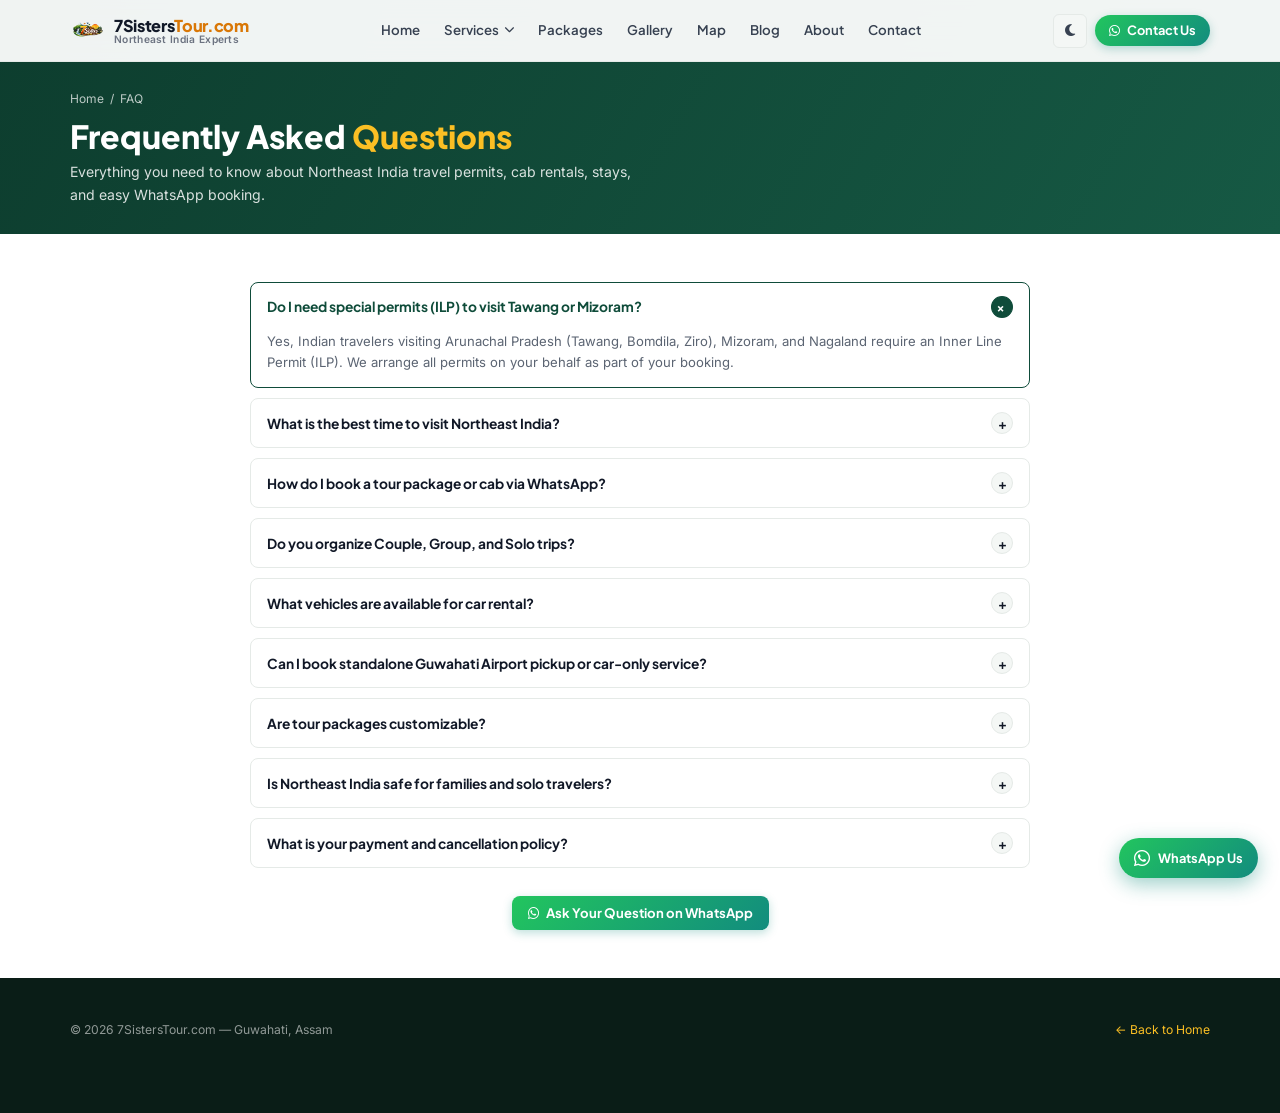
<file: faq.html>
<!DOCTYPE html>
<html lang="en" data-theme="light">
<head>
  <meta charset="UTF-8">
  <meta name="viewport" content="width=device-width, initial-scale=1.0">
  <title>Northeast India Travel FAQ | Permits, Booking &amp; Cabs — 7 Sisters Tour</title>
  <meta name="description" content="Answers to top Northeast India travel questions: ILP permits for Tawang &amp; Mizoram, best season, Guwahati airport car rentals, Couple/Solo/Group trips &amp; WhatsApp booking.">
  <meta name="robots" content="index, follow">
  <link rel="canonical" href="https://7sisterstour.com/faq.html">
  <link rel="icon" type="image/png" href="./7sisterstour%20com.png">

  <link rel="preconnect" href="https://fonts.googleapis.com">
  <link rel="preconnect" href="https://fonts.gstatic.com" crossorigin>
  <link href="https://fonts.googleapis.com/css2?family=Inter:wght@400;500;600;700&family=Plus+Jakarta+Sans:wght@600;700;800&display=swap" rel="stylesheet">
  <link rel="stylesheet" href="https://cdnjs.cloudflare.com/ajax/libs/font-awesome/6.5.2/css/all.min.css">
  <link rel="stylesheet" href="style.css">

  <script type="application/ld+json">
  {
    "@context": "https://schema.org",
    "@type": "FAQPage",
    "mainEntity": [
      { "@type": "Question", "name": "Do I need special permits (ILP) to visit Tawang or Mizoram?", "acceptedAnswer": { "@type": "Answer", "text": "Yes, Arunachal Pradesh (Tawang), Mizoram, and Nagaland require Inner Line Permits (ILP) for Indian travelers. 7 Sisters Tour handles all ILP paperwork smoothly for our guests." } },
      { "@type": "Question", "name": "What is the best time to visit Northeast India?", "acceptedAnswer": { "@type": "Answer", "text": "October to April is best for Meghalaya, Kaziranga, and Mizoram. December to March offers snow in Tawang & Sela Pass." } },
      { "@type": "Question", "name": "How do I book a package or car on WhatsApp?", "acceptedAnswer": { "@type": "Answer", "text": "Message +91 6000 785570 or click any Book on WhatsApp button on 7SistersTour.com for an instant quote and itinerary." } }
    ]
  }
  </script>
</head>
<body>

  <header id="navbar">
    <div class="container nav-inner">
      <a href="index.html" class="nav-logo">
        <img src="./7sisterstour%20com.png" alt="7SistersTour.com Logo" width="54" height="36">
        <div class="logo-wordmark">
          <span class="logo-title">7Sisters<span>Tour.com</span></span>
          <span class="logo-tagline">Northeast India Experts</span>
        </div>
      </a>
      <nav class="nav-links" aria-label="Main Navigation">
        <a href="index.html">Home</a>
        <div class="nav-dropdown">
          <a href="services.html" class="nav-dropdown-trigger">Services <i class="fas fa-chevron-down" style="font-size:0.65rem;"></i></a>
          <div class="nav-dropdown-menu" role="menu">
            <a href="services.html#svc-room" class="nav-dropdown-item"><i class="fas fa-bed"></i> Room Booking</a>
            <a href="services.html#svc-car" class="nav-dropdown-item"><i class="fas fa-car"></i> Car Booking</a>
            <a href="services.html#svc-tour" class="nav-dropdown-item"><i class="fas fa-map-marked-alt"></i> Tour Packages</a>
            <a href="services.html#svc-corporate" class="nav-dropdown-item"><i class="fas fa-briefcase"></i> Corporate Rental</a>
            <a href="services.html#svc-couple" class="nav-dropdown-item"><i class="fas fa-heart"></i> Couple Trip</a>
            <a href="services.html#svc-group" class="nav-dropdown-item"><i class="fas fa-users"></i> Group Trip</a>
            <a href="services.html#svc-solo" class="nav-dropdown-item"><i class="fas fa-hiking"></i> Solo Trip</a>
            <a href="services.html#svc-mizoram" class="nav-dropdown-item"><i class="fas fa-mountain"></i> Mizoram Trip</a>
          </div>
        </div>
        <a href="index.html#tour-packages">Packages</a>
        <a href="gallery.html">Gallery</a>
        <a href="index.html#map-section">Map</a>
        <a href="blog.html">Blog</a>
        <a href="about.html">About</a>
        <a href="contact.html">Contact</a>
      </nav>
      <div class="nav-actions">
        <button class="theme-toggle" id="themeToggle" aria-label="Toggle theme"><i class="fas fa-moon"></i></button>
        <a href="https://wa.me/916000785570" target="_blank" rel="noopener" class="btn btn-wa nav-wa-btn"><i class="fab fa-whatsapp"></i> Contact Us</a>
        <button class="menu-toggle" id="menuToggle" aria-label="Open menu"><span></span><span></span><span></span></button>
      </div>
    </div>
    <div class="mobile-menu" id="mobileMenu">
      <div class="mobile-nav-list">
        <a href="index.html">Home</a>
        <a href="services.html">All Services</a>
        <a href="gallery.html">Gallery</a>
        <a href="blog.html">Blog</a>
        <a href="about.html">About Us</a>
        <a href="faq.html" class="active">FAQs</a>
        <a href="contact.html">Contact Us</a>
      </div>
      <div class="mobile-cta-row">
        <a href="tel:+916000785570" class="btn btn-outline"><i class="fas fa-phone"></i> Call Now</a>
        <a href="https://wa.me/916000785570" target="_blank" rel="noopener" class="btn btn-wa"><i class="fab fa-whatsapp"></i> WhatsApp Us</a>
      </div>
    </div>
  </header>

  <main>
    <section class="page-hero">
      <div class="container">
        <nav class="breadcrumb"><a href="index.html">Home</a> <span>/</span> <span>FAQ</span></nav>
        <h1>Frequently Asked <span>Questions</span></h1>
        <p>Everything you need to know about Northeast India travel permits, cab rentals, stays, and easy WhatsApp booking.</p>
      </div>
    </section>

    <section class="section-pad">
      <div class="container">
        <div class="faq-list">
          <div class="faq-item open"><button class="faq-q" aria-expanded="true"><span>Do I need special permits (ILP) to visit Tawang or Mizoram?</span><span class="faq-icon">+</span></button><div class="faq-a">Yes, Indian travelers visiting Arunachal Pradesh (Tawang, Bomdila, Ziro), Mizoram, and Nagaland require an Inner Line Permit (ILP). We arrange all permits on your behalf as part of your booking.</div></div>
          <div class="faq-item"><button class="faq-q" aria-expanded="false"><span>What is the best time to visit Northeast India?</span><span class="faq-icon">+</span></button><div class="faq-a">October to April offers clear skies, crystal-clear Dawki water, open Kaziranga safaris, and lovely weather in Mizoram. December–March brings snowfall in Tawang and Sela Pass. Monsoon (June–Sep) makes Meghalaya waterfalls spectacular.</div></div>
          <div class="faq-item"><button class="faq-q" aria-expanded="false"><span>How do I book a tour package or cab via WhatsApp?</span><span class="faq-icon">+</span></button><div class="faq-a">Tap any “Book on WhatsApp” button or message +91 6000 785570 with your dates, destinations, and guest count. Our Guwahati planner sends a transparent quote and itinerary immediately.</div></div>
          <div class="faq-item"><button class="faq-q" aria-expanded="false"><span>Do you organize Couple, Group, and Solo trips?</span><span class="faq-icon">+</span></button><div class="faq-a">Yes! We specialize in private romantic Couple Trips, value-packed Group Trips (with 12–17 seater Tempo Travellers), and safe, guided Solo Trips with vetted local homestays.</div></div>
          <div class="faq-item"><button class="faq-q" aria-expanded="false"><span>What vehicles are available for car rental?</span><span class="faq-icon">+</span></button><div class="faq-a">We provide Swift Dzire (4-seater), Ertiga (6-seater), Innova Crysta (7-seater), Tempo Traveller (12–17 seater), and SUVs/Thar — all with experienced mountain drivers.</div></div>
          <div class="faq-item"><button class="faq-q" aria-expanded="false"><span>Can I book standalone Guwahati Airport pickup or car-only service?</span><span class="faq-icon">+</span></button><div class="faq-a">Absolutely. You can hire a cab with driver directly from Guwahati Airport (GAU) or Railway Station for day trips or multi-day Northeast circuits without a hotel package.</div></div>
          <div class="faq-item"><button class="faq-q" aria-expanded="false"><span>Are tour packages customizable?</span><span class="faq-icon">+</span></button><div class="faq-a">100%! Every itinerary is flexible — adjust hotel category, add extra days in Cherrapunji, combine Kaziranga with Meghalaya, or add Mizoram according to your budget.</div></div>
          <div class="faq-item"><button class="faq-q" aria-expanded="false"><span>Is Northeast India safe for families and solo travelers?</span><span class="faq-icon">+</span></button><div class="faq-a">Yes, Northeast India is among the warmest and safest regions in India. We add extra peace of mind with verified accommodations, courteous local drivers, and 24/7 WhatsApp assistance.</div></div>
          <div class="faq-item"><button class="faq-q" aria-expanded="false"><span>What is your payment and cancellation policy?</span><span class="faq-icon">+</span></button><div class="faq-a">We accept UPI, bank transfer, and cards. A 30% booking advance confirms hotels and cabs, with the balance payable on arrival. Free one-time rescheduling is offered subject to availability.</div></div>
        </div>

        <div class="section-foot-cta" style="margin-top:28px;">
          <a href="https://wa.me/916000785570?text=Hi%207%20Sisters%20Tour%2C%20I%20have%20a%20question%20about%20my%20Northeast%20trip." target="_blank" rel="noopener" class="btn btn-wa">
            <i class="fab fa-whatsapp"></i> Ask Your Question on WhatsApp
          </a>
        </div>
      </div>
    </section>
  </main>

  <footer>
    <div class="container">
      <div class="footer-bottom" style="border-top:none; padding-top:0;">
        <span>&copy; 2026 7SistersTour.com — Guwahati, Assam</span>
        <a href="index.html">← Back to Home</a>
      </div>
    </div>
  </footer>

  <a href="https://wa.me/916000785570" class="wa-float" target="_blank" rel="noopener"><i class="fab fa-whatsapp"></i> <span>WhatsApp Us</span></a>
  <button id="back-to-top" aria-label="Back to top"><i class="fas fa-arrow-up"></i></button>
  <div class="mobile-sticky-bar">
    <a href="tel:+916000785570" class="btn btn-outline btn-sm"><i class="fas fa-phone-alt"></i> Call Us</a>
    <a href="https://wa.me/916000785570" target="_blank" rel="noopener" class="btn btn-wa btn-sm"><i class="fab fa-whatsapp"></i> Book on WhatsApp</a>
  </div>
  <script src="script.js"></script>
</body>
</html>
</file>
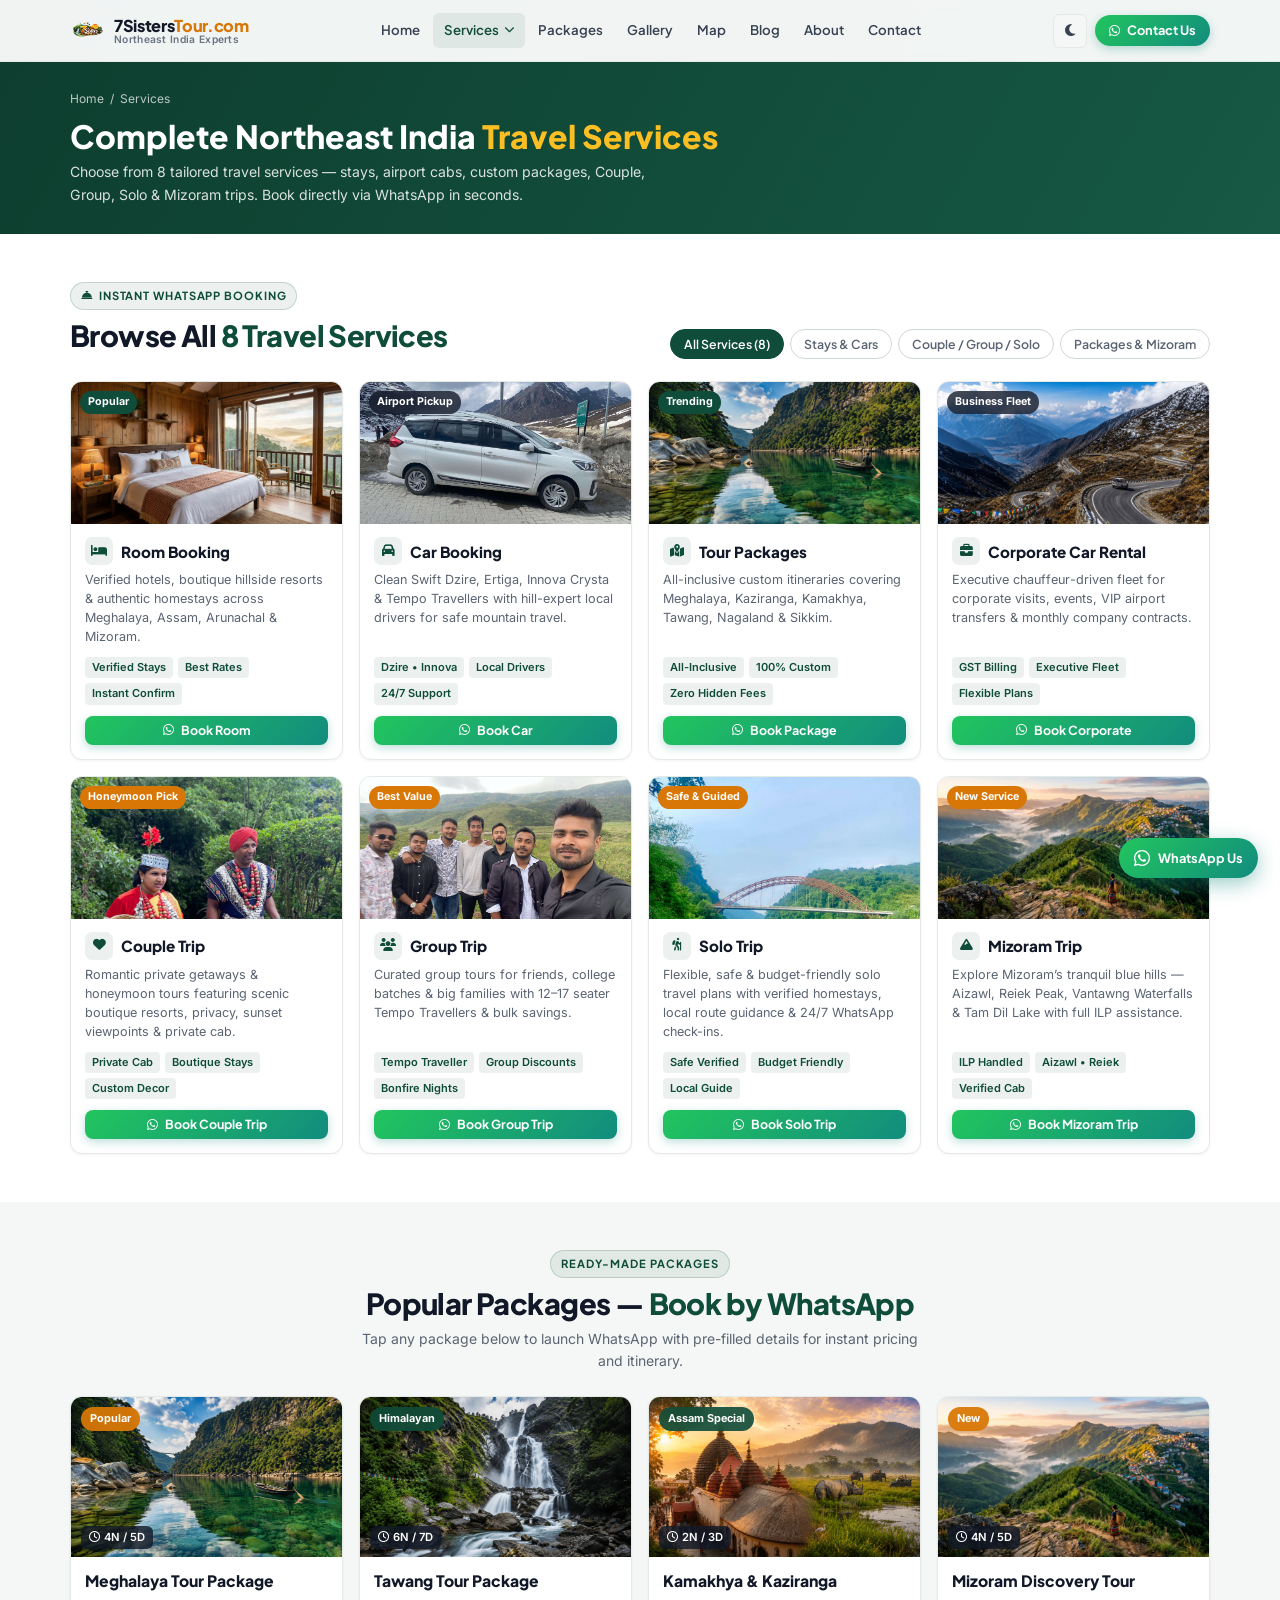
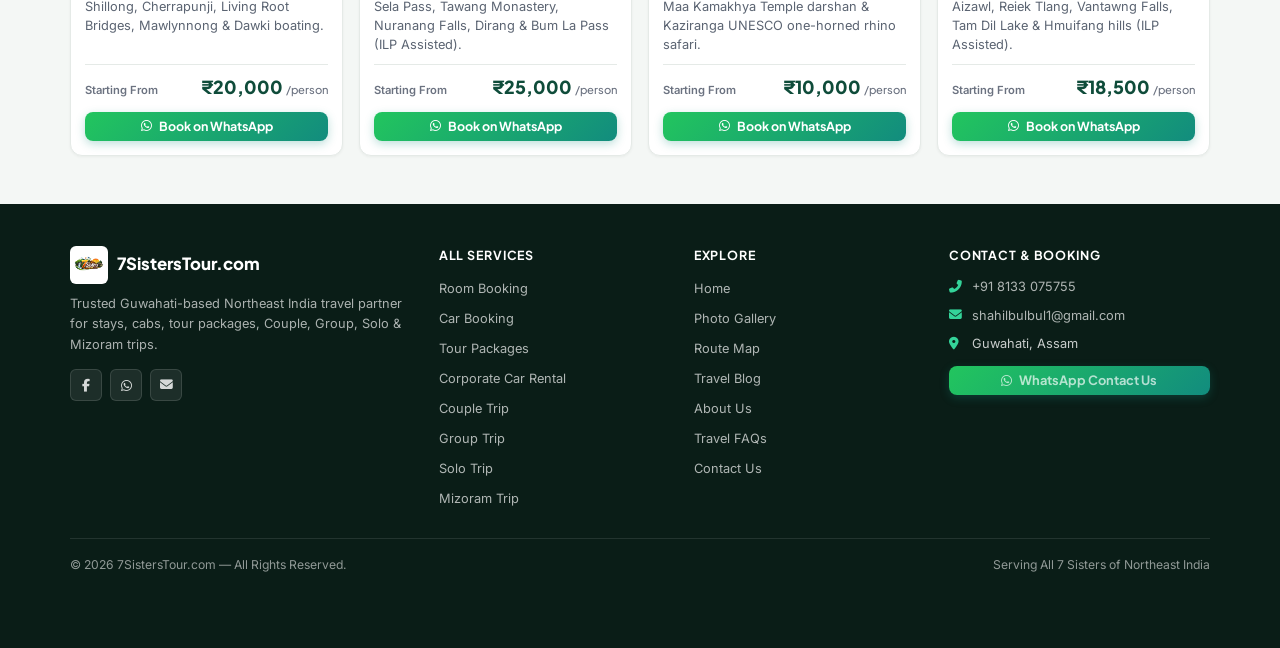
<file: services.html>
<!DOCTYPE html>
<html lang="en" data-theme="light">
<head>
  <meta charset="UTF-8">
  <meta name="viewport" content="width=device-width, initial-scale=1.0">
  <title>Travel Services | Couple, Group, Solo, Mizoram Trips &amp; Cabs — 7 Sisters Tour</title>
  <meta name="description" content="Explore all 8 Northeast India travel services by 7 Sisters Tour: Room Booking, Car Booking, Tour Packages, Corporate Rental, Couple Trip, Group Trip, Solo Trip &amp; Mizoram Trip.">
  <meta name="keywords" content="couple trip northeast india, group trip meghalaya, solo trip northeast india, mizoram trip package, guwahati car rental, shillong room booking, corporate car rental guwahati">
  <meta name="robots" content="index, follow">
  <link rel="canonical" href="https://7sisterstour.com/services.html">
  <link rel="icon" type="image/png" href="./7sisterstour%20com.png">
  <meta property="og:title" content="All Northeast India Travel Services — 7 Sisters Tour">
  <meta property="og:description" content="Book Room Booking, Car Booking, Tour Packages, Corporate Rental, Couple Trip, Group Trip, Solo Trip &amp; Mizoram Trip via WhatsApp.">
  <meta property="og:image" content="https://7sisterstour.com/images/dawki.png">

  <link rel="preconnect" href="https://fonts.googleapis.com">
  <link rel="preconnect" href="https://fonts.gstatic.com" crossorigin>
  <link href="https://fonts.googleapis.com/css2?family=Inter:wght@400;500;600;700&family=Plus+Jakarta+Sans:wght@600;700;800&display=swap" rel="stylesheet">
  <link rel="stylesheet" href="https://cdnjs.cloudflare.com/ajax/libs/font-awesome/6.5.2/css/all.min.css">
  <link rel="stylesheet" href="style.css">

  <script type="application/ld+json">
  {
    "@context": "https://schema.org",
    "@type": "BreadcrumbList",
    "itemListElement": [
      { "@type": "ListItem", "position": 1, "name": "Home", "item": "https://7sisterstour.com/" },
      { "@type": "ListItem", "position": 2, "name": "Services", "item": "https://7sisterstour.com/services.html" }
    ]
  }
  </script>
</head>
<body>

  <header id="navbar">
    <div class="container nav-inner">
      <a href="index.html" class="nav-logo">
        <img src="./7sisterstour%20com.png" alt="7SistersTour.com Logo" width="54" height="36">
        <div class="logo-wordmark">
          <span class="logo-title">7Sisters<span>Tour.com</span></span>
          <span class="logo-tagline">Northeast India Experts</span>
        </div>
      </a>
      <nav class="nav-links" aria-label="Main Navigation">
        <a href="index.html">Home</a>
        <div class="nav-dropdown">
          <a href="services.html" class="nav-dropdown-trigger active">Services <i class="fas fa-chevron-down" style="font-size:0.65rem;"></i></a>
          <div class="nav-dropdown-menu" role="menu">
            <a href="#svc-room" class="nav-dropdown-item"><i class="fas fa-bed"></i> Room Booking</a>
            <a href="#svc-car" class="nav-dropdown-item"><i class="fas fa-car"></i> Car Booking</a>
            <a href="#svc-tour" class="nav-dropdown-item"><i class="fas fa-map-marked-alt"></i> Tour Packages</a>
            <a href="#svc-corporate" class="nav-dropdown-item"><i class="fas fa-briefcase"></i> Corporate Rental</a>
            <a href="#svc-couple" class="nav-dropdown-item"><i class="fas fa-heart"></i> Couple Trip</a>
            <a href="#svc-group" class="nav-dropdown-item"><i class="fas fa-users"></i> Group Trip</a>
            <a href="#svc-solo" class="nav-dropdown-item"><i class="fas fa-hiking"></i> Solo Trip</a>
            <a href="#svc-mizoram" class="nav-dropdown-item"><i class="fas fa-mountain"></i> Mizoram Trip</a>
          </div>
        </div>
        <a href="index.html#tour-packages">Packages</a>
        <a href="gallery.html">Gallery</a>
        <a href="index.html#map-section">Map</a>
        <a href="blog.html">Blog</a>
        <a href="about.html">About</a>
        <a href="contact.html">Contact</a>
      </nav>
      <div class="nav-actions">
        <button class="theme-toggle" id="themeToggle" aria-label="Toggle theme"><i class="fas fa-moon"></i></button>
        <a href="https://wa.me/918133075755?text=Hi%207%20Sisters%20Tour%2C%20I%20want%20to%20book%20a%20travel%20service." target="_blank" rel="noopener" class="btn btn-wa nav-wa-btn"><i class="fab fa-whatsapp"></i> Contact Us</a>
        <button class="menu-toggle" id="menuToggle" aria-label="Open menu"><span></span><span></span><span></span></button>
      </div>
    </div>
    <div class="mobile-menu" id="mobileMenu">
      <div class="mobile-nav-list">
        <a href="index.html">Home</a>
        <a href="services.html" class="active">All Services</a>
        <a href="index.html#tour-packages">Tour Packages</a>
        <a href="gallery.html">Gallery</a>
        <a href="index.html#map-section">Route Map</a>
        <a href="blog.html">Blog</a>
        <a href="about.html">About Us</a>
        <a href="faq.html">FAQs</a>
        <a href="contact.html">Contact Us</a>
      </div>
      <div class="mobile-cta-row">
        <a href="tel:+918133075755" class="btn btn-outline"><i class="fas fa-phone"></i> Call Now</a>
        <a href="https://wa.me/918133075755?text=Hi%207%20Sisters%20Tour!" target="_blank" rel="noopener" class="btn btn-wa"><i class="fab fa-whatsapp"></i> WhatsApp Us</a>
      </div>
    </div>
  </header>

  <main>
    <section class="page-hero">
      <div class="container">
        <nav class="breadcrumb" aria-label="Breadcrumb">
          <a href="index.html">Home</a> <span>/</span> <span>Services</span>
        </nav>
        <h1>Complete Northeast India <span>Travel Services</span></h1>
        <p>Choose from 8 tailored travel services — stays, airport cabs, custom packages, Couple, Group, Solo &amp; Mizoram trips. Book directly via WhatsApp in seconds.</p>
      </div>
    </section>

    <section class="section-pad">
      <div class="container">
        <div class="section-head-row reveal">
          <div>
            <span class="eyebrow"><i class="fas fa-concierge-bell"></i> Instant WhatsApp Booking</span>
            <h2 class="section-title">Browse All <span>8 Travel Services</span></h2>
          </div>
          <div class="filter-pills">
            <button class="filter-pill svc-filter-btn active" data-filter="all">All Services (8)</button>
            <button class="filter-pill svc-filter-btn" data-filter="stays">Stays &amp; Cars</button>
            <button class="filter-pill svc-filter-btn" data-filter="styles">Couple / Group / Solo</button>
            <button class="filter-pill svc-filter-btn" data-filter="tours">Packages &amp; Mizoram</button>
          </div>
        </div>

        <div class="services-grid">
          <article class="service-card reveal" id="svc-room" data-category="stays">
            <div class="svc-img-wrap">
              <img src="./images/homestay.jpg" alt="Room Booking in Shillong, Cherrapunji, Guwahati and Tawang" loading="lazy">
              <span class="svc-badge popular">Popular</span>
            </div>
            <div class="svc-body">
              <div class="svc-head"><span class="svc-icon"><i class="fas fa-bed"></i></span><h3 class="svc-title">Room Booking</h3></div>
              <p class="svc-desc">Verified hotels, boutique hillside resorts &amp; authentic homestays across Meghalaya, Assam, Arunachal &amp; Mizoram.</p>
              <div class="svc-tags"><span class="svc-tag">Verified Stays</span><span class="svc-tag">Best Rates</span><span class="svc-tag">Instant Confirm</span></div>
              <button class="btn btn-wa btn-sm svc-cta" onclick="openBookingModal('room')"><i class="fab fa-whatsapp"></i> Book Room</button>
            </div>
          </article>

          <article class="service-card reveal" id="svc-car" data-category="stays">
            <div class="svc-img-wrap">
              <img src="./images/25.jpeg" alt="Car Booking and Guwahati Airport Cab Rental" loading="lazy">
              <span class="svc-badge">Airport Pickup</span>
            </div>
            <div class="svc-body">
              <div class="svc-head"><span class="svc-icon"><i class="fas fa-car"></i></span><h3 class="svc-title">Car Booking</h3></div>
              <p class="svc-desc">Clean Swift Dzire, Ertiga, Innova Crysta &amp; Tempo Travellers with hill-expert local drivers for safe mountain travel.</p>
              <div class="svc-tags"><span class="svc-tag">Dzire • Innova</span><span class="svc-tag">Local Drivers</span><span class="svc-tag">24/7 Support</span></div>
              <button class="btn btn-wa btn-sm svc-cta" onclick="openBookingModal('car')"><i class="fab fa-whatsapp"></i> Book Car</button>
            </div>
          </article>

          <article class="service-card reveal" id="svc-tour" data-category="tours">
            <div class="svc-img-wrap">
              <img src="./images/dawki.png" alt="Northeast India Tour Packages" loading="lazy">
              <span class="svc-badge popular">Trending</span>
            </div>
            <div class="svc-body">
              <div class="svc-head"><span class="svc-icon"><i class="fas fa-map-marked-alt"></i></span><h3 class="svc-title">Tour Packages</h3></div>
              <p class="svc-desc">All-inclusive custom itineraries covering Meghalaya, Kaziranga, Kamakhya, Tawang, Nagaland &amp; Sikkim.</p>
              <div class="svc-tags"><span class="svc-tag">All-Inclusive</span><span class="svc-tag">100% Custom</span><span class="svc-tag">Zero Hidden Fees</span></div>
              <button class="btn btn-wa btn-sm svc-cta" onclick="openBookingModal('tour')"><i class="fab fa-whatsapp"></i> Book Package</button>
            </div>
          </article>

          <article class="service-card reveal" id="svc-corporate" data-category="stays">
            <div class="svc-img-wrap">
              <img src="./images/h2.png" alt="Corporate Car Rental in Guwahati and Northeast India" loading="lazy">
              <span class="svc-badge">Business Fleet</span>
            </div>
            <div class="svc-body">
              <div class="svc-head"><span class="svc-icon"><i class="fas fa-briefcase"></i></span><h3 class="svc-title">Corporate Car Rental</h3></div>
              <p class="svc-desc">Executive chauffeur-driven fleet for corporate visits, events, VIP airport transfers &amp; monthly company contracts.</p>
              <div class="svc-tags"><span class="svc-tag">GST Billing</span><span class="svc-tag">Executive Fleet</span><span class="svc-tag">Flexible Plans</span></div>
              <button class="btn btn-wa btn-sm svc-cta" onclick="openBookingModal('corporate')"><i class="fab fa-whatsapp"></i> Book Corporate</button>
            </div>
          </article>

          <article class="service-card reveal" id="svc-couple" data-category="styles">
            <div class="svc-img-wrap">
              <img src="./images/15.jpeg" class="img-top" alt="Couple Trip and Honeymoon Packages in Shillong, Dawki and Tawang" loading="lazy">
              <span class="svc-badge new">Honeymoon Pick</span>
            </div>
            <div class="svc-body">
              <div class="svc-head"><span class="svc-icon"><i class="fas fa-heart"></i></span><h3 class="svc-title">Couple Trip</h3></div>
              <p class="svc-desc">Romantic private getaways &amp; honeymoon tours featuring scenic boutique resorts, privacy, sunset viewpoints &amp; private cab.</p>
              <div class="svc-tags"><span class="svc-tag">Private Cab</span><span class="svc-tag">Boutique Stays</span><span class="svc-tag">Custom Decor</span></div>
              <button class="btn btn-wa btn-sm svc-cta" onclick="openBookingModal('couple')"><i class="fab fa-whatsapp"></i> Book Couple Trip</button>
            </div>
          </article>

          <article class="service-card reveal" id="svc-group" data-category="styles">
            <div class="svc-img-wrap">
              <img src="./images/9.jpeg" class="img-group" alt="Friends smiling together in Meghalaya hills on a Group Trip with 7 Sisters Tour" loading="lazy">
              <span class="svc-badge new">Best Value</span>
            </div>
            <div class="svc-body">
              <div class="svc-head"><span class="svc-icon"><i class="fas fa-users"></i></span><h3 class="svc-title">Group Trip</h3></div>
              <p class="svc-desc">Curated group tours for friends, college batches &amp; big families with 12–17 seater Tempo Travellers &amp; bulk savings.</p>
              <div class="svc-tags"><span class="svc-tag">Tempo Traveller</span><span class="svc-tag">Group Discounts</span><span class="svc-tag">Bonfire Nights</span></div>
              <button class="btn btn-wa btn-sm svc-cta" onclick="openBookingModal('group')"><i class="fab fa-whatsapp"></i> Book Group Trip</button>
            </div>
          </article>

          <article class="service-card reveal" id="svc-solo" data-category="styles">
            <div class="svc-img-wrap">
              <img src="./images/7.jpeg" class="img-top" alt="Safe Guided Solo Trip in Northeast India" loading="lazy">
              <span class="svc-badge new">Safe &amp; Guided</span>
            </div>
            <div class="svc-body">
              <div class="svc-head"><span class="svc-icon"><i class="fas fa-hiking"></i></span><h3 class="svc-title">Solo Trip</h3></div>
              <p class="svc-desc">Flexible, safe &amp; budget-friendly solo travel plans with verified homestays, local route guidance &amp; 24/7 WhatsApp check-ins.</p>
              <div class="svc-tags"><span class="svc-tag">Safe Verified</span><span class="svc-tag">Budget Friendly</span><span class="svc-tag">Local Guide</span></div>
              <button class="btn btn-wa btn-sm svc-cta" onclick="openBookingModal('solo')"><i class="fab fa-whatsapp"></i> Book Solo Trip</button>
            </div>
          </article>

          <article class="service-card reveal" id="svc-mizoram" data-category="tours">
            <div class="svc-img-wrap">
              <img src="./images/mizoram.jpg" alt="Mizoram Trip covering Aizawl, Reiek Tlang and Vantawng Falls" loading="lazy">
              <span class="svc-badge new">New Service</span>
            </div>
            <div class="svc-body">
              <div class="svc-head"><span class="svc-icon"><i class="fas fa-mountain"></i></span><h3 class="svc-title">Mizoram Trip</h3></div>
              <p class="svc-desc">Explore Mizoram’s tranquil blue hills — Aizawl, Reiek Peak, Vantawng Waterfalls &amp; Tam Dil Lake with full ILP assistance.</p>
              <div class="svc-tags"><span class="svc-tag">ILP Handled</span><span class="svc-tag">Aizawl • Reiek</span><span class="svc-tag">Verified Cab</span></div>
              <button class="btn btn-wa btn-sm svc-cta" onclick="openBookingModal('mizoram')"><i class="fab fa-whatsapp"></i> Book Mizoram Trip</button>
            </div>
          </article>
        </div>
      </div>
    </section>

    <section class="section-pad bg-soft">
      <div class="container">
        <div class="section-head center reveal">
          <span class="eyebrow">Ready-Made Packages</span>
          <h2 class="section-title">Popular Packages — <span>Book by WhatsApp</span></h2>
          <p class="section-sub">Tap any package below to launch WhatsApp with pre-filled details for instant pricing and itinerary.</p>
        </div>

        <div class="package-grid">
          <article class="package-card reveal">
            <div class="package-img">
              <img src="./images/dawki.png" alt="Meghalaya 4N 5D Tour Package" loading="lazy">
              <span class="pkg-tag hot">Popular</span>
              <span class="pkg-duration"><i class="far fa-clock"></i> 4N / 5D</span>
            </div>
            <div class="package-body">
              <h3 class="package-title">Meghalaya Tour Package</h3>
              <p class="package-desc">Shillong, Cherrapunji, Living Root Bridges, Mawlynnong &amp; Dawki boating.</p>
              <div class="pkg-price-row">
                <span class="pkg-price-label">Starting From</span>
                <span class="pkg-price-val">₹20,000 <small>/person</small></span>
              </div>
              <button class="btn btn-wa btn-sm" style="width:100%;" onclick="openPackageBooking('Meghalaya Tour Package', '4 Nights / 5 Days', '20,000')"><i class="fab fa-whatsapp"></i> Book on WhatsApp</button>
            </div>
          </article>

          <article class="package-card reveal">
            <div class="package-img">
              <img src="./images/jangWater.png" alt="Tawang 6N 7D Tour Package" loading="lazy">
              <span class="pkg-tag">Himalayan</span>
              <span class="pkg-duration"><i class="far fa-clock"></i> 6N / 7D</span>
            </div>
            <div class="package-body">
              <h3 class="package-title">Tawang Tour Package</h3>
              <p class="package-desc">Sela Pass, Tawang Monastery, Nuranang Falls, Dirang &amp; Bum La Pass (ILP Assisted).</p>
              <div class="pkg-price-row">
                <span class="pkg-price-label">Starting From</span>
                <span class="pkg-price-val">₹25,000 <small>/person</small></span>
              </div>
              <button class="btn btn-wa btn-sm" style="width:100%;" onclick="openPackageBooking('Tawang Tour Package', '6 Nights / 7 Days', '25,000')"><i class="fab fa-whatsapp"></i> Book on WhatsApp</button>
            </div>
          </article>

          <article class="package-card reveal">
            <div class="package-img">
              <img src="./images/kamakazi.png" alt="Kamakhya Temple and Kaziranga Tour" loading="lazy">
              <span class="pkg-tag">Assam Special</span>
              <span class="pkg-duration"><i class="far fa-clock"></i> 2N / 3D</span>
            </div>
            <div class="package-body">
              <h3 class="package-title">Kamakhya &amp; Kaziranga</h3>
              <p class="package-desc">Maa Kamakhya Temple darshan &amp; Kaziranga UNESCO one-horned rhino safari.</p>
              <div class="pkg-price-row">
                <span class="pkg-price-label">Starting From</span>
                <span class="pkg-price-val">₹10,000 <small>/person</small></span>
              </div>
              <button class="btn btn-wa btn-sm" style="width:100%;" onclick="openPackageBooking('Kamakhya & Kaziranga Package', '2 Nights / 3 Days', '10,000')"><i class="fab fa-whatsapp"></i> Book on WhatsApp</button>
            </div>
          </article>

          <article class="package-card reveal">
            <div class="package-img">
              <img src="./images/mizoram.jpg" alt="Mizoram 4N 5D Tour Package" loading="lazy">
              <span class="pkg-tag hot">New</span>
              <span class="pkg-duration"><i class="far fa-clock"></i> 4N / 5D</span>
            </div>
            <div class="package-body">
              <h3 class="package-title">Mizoram Discovery Tour</h3>
              <p class="package-desc">Aizawl, Reiek Tlang, Vantawng Falls, Tam Dil Lake &amp; Hmuifang hills (ILP Assisted).</p>
              <div class="pkg-price-row">
                <span class="pkg-price-label">Starting From</span>
                <span class="pkg-price-val">₹18,500 <small>/person</small></span>
              </div>
              <button class="btn btn-wa btn-sm" style="width:100%;" onclick="openPackageBooking('Mizoram Discovery Tour Package', '4 Nights / 5 Days', '18,500')"><i class="fab fa-whatsapp"></i> Book on WhatsApp</button>
            </div>
          </article>
        </div>
      </div>
    </section>
  </main>

  <footer>
    <div class="container">
      <div class="footer-grid">
        <div>
          <div class="footer-logo"><img src="./7sisterstour%20com.png" alt="7SistersTour.com" width="52" height="38"><span>7SistersTour.com</span></div>
          <p class="footer-desc">Trusted Guwahati-based Northeast India travel partner for stays, cabs, tour packages, Couple, Group, Solo &amp; Mizoram trips.</p>
          <div class="footer-socials">
            <a href="https://www.facebook.com/profile.php?id=61590529616214" target="_blank" rel="noopener" class="social-btn" aria-label="Facebook"><i class="fab fa-facebook-f"></i></a>
            <a href="https://wa.me/918133075755" target="_blank" rel="noopener" class="social-btn" aria-label="WhatsApp"><i class="fab fa-whatsapp"></i></a>
            <a href="mailto:info@7sisterstour.com" class="social-btn" aria-label="Email"><i class="fas fa-envelope"></i></a>
          </div>
        </div>
        <div class="footer-col">
          <h4>All Services</h4>
          <ul>
            <li><a href="#svc-room">Room Booking</a></li>
            <li><a href="#svc-car">Car Booking</a></li>
            <li><a href="#svc-tour">Tour Packages</a></li>
            <li><a href="#svc-corporate">Corporate Car Rental</a></li>
            <li><a href="#svc-couple">Couple Trip</a></li>
            <li><a href="#svc-group">Group Trip</a></li>
            <li><a href="#svc-solo">Solo Trip</a></li>
            <li><a href="#svc-mizoram">Mizoram Trip</a></li>
          </ul>
        </div>
        <div class="footer-col">
          <h4>Explore</h4>
          <ul>
            <li><a href="index.html">Home</a></li>
            <li><a href="gallery.html">Photo Gallery</a></li>
            <li><a href="index.html#map-section">Route Map</a></li>
            <li><a href="blog.html">Travel Blog</a></li>
            <li><a href="about.html">About Us</a></li>
            <li><a href="faq.html">Travel FAQs</a></li>
            <li><a href="contact.html">Contact Us</a></li>
          </ul>
        </div>
        <div class="footer-col">
          <h4>Contact &amp; Booking</h4>
          <div class="footer-contact-list">
            <a href="tel:+918133075755" class="footer-contact-item"><i class="fas fa-phone-alt"></i> +91 8133 075755 </a>
            <a href="mailto:info@7sisterstour.com" class="footer-contact-item"><i class="fas fa-envelope"></i> shahilbulbul1@gmail.com</a>
            <span class="footer-contact-item"><i class="fas fa-map-marker-alt"></i> Guwahati, Assam</span>
          </div>
          <a href="https://wa.me/918133075755?text=Hi%207%20Sisters%20Tour%2C%20I%20want%20to%20book%20a%20service." target="_blank" rel="noopener" class="btn btn-wa btn-sm" style="width:100%;"><i class="fab fa-whatsapp"></i> WhatsApp Contact Us</a>
        </div>
      </div>
      <div class="footer-bottom">
        <span>&copy; 2026 7SistersTour.com — All Rights Reserved.</span>
        <span>Serving All 7 Sisters of Northeast India</span>
      </div>
    </div>
  </footer>

  <!-- Universal Booking Modal -->
  <div class="modal-overlay" id="bookingModal" role="dialog" aria-modal="true" aria-labelledby="modalTitle">
    <div class="modal-box">
      <div class="modal-header">
        <div>
          <h3 class="modal-title" id="modalTitle">Book Your Service</h3>
          <p class="modal-sub" id="modalSub">Fill quick details to continue on WhatsApp</p>
        </div>
        <button class="modal-close-btn" onclick="closeBookingModal()" aria-label="Close modal">✕</button>
      </div>
      <form id="bookingForm">
        <div class="form-row">
          <div class="form-group"><label for="bookName">Full Name *</label><input type="text" id="bookName" required></div>
          <div class="form-group"><label for="bookPhone">Phone / WhatsApp *</label><input type="tel" id="bookPhone" required></div>
        </div>
        <div class="form-row">
          <div class="form-group"><label for="bookAddress">City / Pickup Point *</label><input type="text" id="bookAddress" required></div>
          <div class="form-group"><label for="bookPax">No. of Travelers</label><input type="number" id="bookPax" min="1" max="50" placeholder="e.g., 2"></div>
        </div>
        <div class="form-group" id="travelersGroup">
          <label>Traveler Type</label>
          <div class="chip-grid">
            <div class="chip-opt traveler-opt" data-type="Couples">💑 Couples</div>
            <div class="chip-opt traveler-opt" data-type="Family">👨‍👩‍👧 Family</div>
            <div class="chip-opt traveler-opt" data-type="Friends / Group">👥 Group</div>
            <div class="chip-opt traveler-opt" data-type="Solo">🎒 Solo</div>
            <div class="chip-opt traveler-opt" data-type="Parents">👴 Seniors</div>
            <div class="chip-opt traveler-opt" data-type="Corporate">💼 Corporate</div>
          </div>
        </div>
        <div class="form-group" id="vehicleGroup">
          <label>Preferred Vehicle</label>
          <div class="chip-grid">
            <div class="chip-opt vehicle-opt" data-vehicle="Swift Dzire">Swift Dzire</div>
            <div class="chip-opt vehicle-opt" data-vehicle="Ertiga">Ertiga</div>
            <div class="chip-opt vehicle-opt" data-vehicle="Innova Crysta">Innova</div>
            <div class="chip-opt vehicle-opt" data-vehicle="Tempo Traveller">Traveller</div>
            <div class="chip-opt vehicle-opt" data-vehicle="Thar / 4x4">Thar / 4x4</div>
            <div class="chip-opt vehicle-opt" data-vehicle="Any Suggested">Any Best</div>
          </div>
        </div>
        <div class="form-group" id="corporateFields" style="display:none;"><label for="companyName">Company Name</label><input type="text" id="companyName"></div>
        <div class="form-group"><label for="travelDates">Travel Dates</label><input type="text" id="travelDates" placeholder="e.g., 15–20 Dec 2026"></div>
        <div class="form-group">
          <div class="insurance-toggle" id="insuranceToggle">
            <div class="toggle-switch"><div class="toggle-knob"></div></div>
            <div class="toggle-label">Add Travel Insurance / ILP Assistance</div>
          </div>
        </div>
        <button type="submit" class="btn btn-wa form-submit"><i class="fab fa-whatsapp"></i> Confirm &amp; Continue on WhatsApp</button>
        <div style="text-align:center; margin-top:10px; font-size:0.76rem; color:var(--text-muted);">
          In a hurry? <a id="modalDirectWa" href="https://wa.me/918133075755" target="_blank" rel="noopener" style="color:var(--wa); font-weight:700; text-decoration:underline;">Skip form &amp; chat directly on WhatsApp</a>
        </div>
      </form>
    </div>
  </div>

  <a href="https://wa.me/918133075755?text=Hi%207%20Sisters%20Tour!" class="wa-float" target="_blank" rel="noopener"><i class="fab fa-whatsapp"></i> <span>WhatsApp Us</span></a>
  <button id="back-to-top" aria-label="Back to top"><i class="fas fa-arrow-up"></i></button>
  <div class="mobile-sticky-bar">
    <a href="tel:+918133075755" class="btn btn-outline btn-sm"><i class="fas fa-phone-alt"></i> Call Us</a>
    <a href="https://wa.me/918133075755?text=Hi%207%20Sisters%20Tour!" target="_blank" rel="noopener" class="btn btn-wa btn-sm"><i class="fab fa-whatsapp"></i> Book on WhatsApp</a>
  </div>
  <script src="script.js"></script>
</body>
</html>
</file>
<file: style.css>
/* ===== 7SISTERSTOUR.COM — MODERN COMPACT TRAVEL DESIGN SYSTEM ===== */

:root {
  /* Brand Palette — Sunlit Northeast Emerald & Warm Sunset Amber */
  --primary: #0F4C3A;
  --primary-hover: #0B3A2C;
  --primary-soft: rgba(15, 76, 58, 0.08);
  --primary-border: rgba(15, 76, 58, 0.18);

  --accent: #D97706;
  --accent-hover: #B45309;
  --accent-soft: rgba(217, 119, 6, 0.1);

  --wa: #1FAF5A;
  --wa-dark: #128C7E;
  --wa-soft: rgba(31, 175, 90, 0.1);

  /* Light Theme Surfaces (Default — Clean, Crisp, High-Trust) */
  --bg: #FFFFFF;
  --bg-soft: #F4F7F5;
  --bg-card: #FFFFFF;
  --bg-elevated: #FAFBF9;
  --nav-bg: rgba(255, 255, 255, 0.94);

  /* Typography Colors */
  --text: #111827;
  --text-mid: #374151;
  --text-sub: #5B6472;
  --text-muted: #6B7280;

  /* Borders & Shadows */
  --border: #E5EAE7;
  --border-strong: #CFD8D3;
  --shadow-xs: 0 1px 3px rgba(15, 35, 28, 0.05);
  --shadow-sm: 0 4px 14px rgba(15, 35, 28, 0.06);
  --shadow-md: 0 10px 28px rgba(15, 35, 28, 0.09);
  --shadow-lg: 0 18px 42px rgba(15, 35, 28, 0.14);

  /* Sizing & Radii — Medium-to-Small Compact Scale */
  --nav-h: 62px;
  --container: 1180px;
  --radius-xs: 6px;
  --radius-sm: 8px;
  --radius-md: 12px;
  --radius-lg: 16px;
  --radius-pill: 999px;

  --font-display: 'Plus Jakarta Sans', system-ui, -apple-system, sans-serif;
  --font-body: 'Inter', system-ui, -apple-system, sans-serif;
  --ease: 0.24s cubic-bezier(0.4, 0, 0.2, 1);
}

[data-theme="dark"] {
  --primary: #2BB67E;
  --primary-hover: #229B6A;
  --primary-soft: rgba(43, 182, 126, 0.12);
  --primary-border: rgba(43, 182, 126, 0.28);

  --accent: #F59E0B;
  --accent-hover: #D97706;
  --accent-soft: rgba(245, 158, 11, 0.14);

  --bg: #0D1412;
  --bg-soft: #121C19;
  --bg-card: #172420;
  --bg-elevated: #1C2B26;
  --nav-bg: rgba(13, 20, 18, 0.94);

  --text: #F1F5F3;
  --text-mid: #D5DFDA;
  --text-sub: #A2B3AC;
  --text-muted: #84968F;

  --border: rgba(255, 255, 255, 0.09);
  --border-strong: rgba(255, 255, 255, 0.16);
  --shadow-xs: 0 1px 4px rgba(0, 0, 0, 0.35);
  --shadow-sm: 0 4px 16px rgba(0, 0, 0, 0.4);
  --shadow-md: 0 10px 30px rgba(0, 0, 0, 0.48);
  --shadow-lg: 0 20px 48px rgba(0, 0, 0, 0.58);
}

/* ===== RESET & BASE ===== */
*, *::before, *::after { box-sizing: border-box; margin: 0; padding: 0; }

html {
  scroll-behavior: smooth;
  font-size: 16px;
  -webkit-text-size-adjust: 100%;
  scroll-padding-top: calc(var(--nav-h) + 12px);
}

body {
  font-family: var(--font-body);
  font-size: 14.5px;
  line-height: 1.58;
  background: var(--bg);
  color: var(--text);
  overflow-x: hidden;
  -webkit-font-smoothing: antialiased;
  transition: background var(--ease), color var(--ease);
}

img { max-width: 100%; height: auto; display: block; }
a { color: inherit; text-decoration: none; }
ul { list-style: none; }
button { cursor: pointer; border: none; background: none; font-family: inherit; color: inherit; }
input, select, textarea { font-family: inherit; }
:focus-visible { outline: 2px solid var(--primary); outline-offset: 2px; }

.sr-only {
  position: absolute; width: 1px; height: 1px; padding: 0; margin: -1px;
  overflow: hidden; clip: rect(0, 0, 0, 0); white-space: nowrap; border: 0;
}

.img-top { object-position: center 22% !important; }
.img-group { object-position: center 34% !important; }
.img-center { object-position: center center !important; }

/* ===== LAYOUT & TYPOGRAPHY ===== */
.container {
  max-width: var(--container);
  margin: 0 auto;
  padding: 0 20px;
}

.section-pad { padding: 48px 0; }
.section-pad-sm { padding: 34px 0; }
.bg-soft { background: var(--bg-soft); }
.bg-base { background: var(--bg); }

.section-head {
  margin-bottom: 24px;
}
.section-head.center {
  text-align: center;
  max-width: 620px;
  margin-left: auto;
  margin-right: auto;
}
.section-head-row {
  display: flex;
  align-items: flex-end;
  justify-content: space-between;
  gap: 16px;
  flex-wrap: wrap;
  margin-bottom: 22px;
}

.eyebrow {
  display: inline-flex;
  align-items: center;
  gap: 6px;
  font-family: var(--font-display);
  font-size: 0.7rem;
  font-weight: 700;
  letter-spacing: 0.08em;
  text-transform: uppercase;
  color: var(--primary);
  background: var(--primary-soft);
  border: 1px solid var(--primary-border);
  padding: 4px 10px;
  border-radius: var(--radius-pill);
  margin-bottom: 8px;
}

.section-title {
  font-family: var(--font-display);
  font-size: clamp(1.32rem, 2.4vw, 1.82rem);
  font-weight: 800;
  line-height: 1.22;
  letter-spacing: -0.02em;
  color: var(--text);
  margin-bottom: 6px;
}
.section-title span { color: var(--primary); }
.section-title .accent { color: var(--accent); }

.section-sub {
  font-size: 0.875rem;
  color: var(--text-sub);
  line-height: 1.6;
  max-width: 560px;
}
.section-head.center .section-sub { margin: 0 auto; }

/* ===== BUTTONS (COMPACT & HIGH-CONTRAST) ===== */
.btn {
  display: inline-flex;
  align-items: center;
  justify-content: center;
  gap: 7px;
  font-family: var(--font-display);
  font-size: 0.82rem;
  font-weight: 700;
  padding: 9px 16px;
  border-radius: var(--radius-sm);
  transition: all var(--ease);
  white-space: nowrap;
  line-height: 1.2;
}
.btn:active { transform: scale(0.98); }

.btn-sm { padding: 7px 13px; font-size: 0.78rem; }
.btn-lg { padding: 11px 20px; font-size: 0.87rem; }
.btn-pill { border-radius: var(--radius-pill); }

.btn-primary {
  background: var(--primary);
  color: #FFFFFF;
  box-shadow: 0 2px 8px rgba(15, 76, 58, 0.22);
}
.btn-primary:hover { background: var(--primary-hover); transform: translateY(-1px); }

.btn-amber {
  background: var(--accent);
  color: #FFFFFF;
  box-shadow: 0 2px 8px rgba(217, 119, 6, 0.25);
}
.btn-amber:hover { background: var(--accent-hover); transform: translateY(-1px); }

.btn-wa {
  background: linear-gradient(135deg, #22C55E, #128C7E);
  color: #FFFFFF;
  box-shadow: 0 3px 10px rgba(18, 140, 126, 0.28);
}
.btn-wa:hover {
  filter: brightness(1.06);
  transform: translateY(-1px);
  box-shadow: 0 6px 16px rgba(18, 140, 126, 0.36);
}

.btn-outline {
  border: 1.5px solid var(--border-strong);
  color: var(--text);
  background: var(--bg-card);
}
.btn-outline:hover {
  border-color: var(--primary);
  color: var(--primary);
  background: var(--primary-soft);
}

.btn-glass {
  background: rgba(255, 255, 255, 0.14);
  backdrop-filter: blur(8px);
  -webkit-backdrop-filter: blur(8px);
  border: 1px solid rgba(255, 255, 255, 0.28);
  color: #FFFFFF;
}
.btn-glass:hover { background: rgba(255, 255, 255, 0.24); }

/* ===== NAVBAR (CLEAN, SIMPLE, EASY SERVICE NAVIGATION) ===== */
#navbar {
  position: fixed;
  top: 0; left: 0; right: 0;
  z-index: 1000;
  height: var(--nav-h);
  background: var(--nav-bg);
  backdrop-filter: blur(14px);
  -webkit-backdrop-filter: blur(14px);
  border-bottom: 1px solid var(--border);
  transition: box-shadow var(--ease), background var(--ease);
}
#navbar.scrolled { box-shadow: var(--shadow-sm); }

.nav-inner {
  display: flex;
  align-items: center;
  justify-content: space-between;
  height: 100%;
  gap: 14px;
}

.nav-logo {
  display: flex;
  align-items: center;
  gap: 8px;
  flex-shrink: 0;
}
.nav-logo img {
  height: 36px;
  width: auto;
  object-fit: contain;
  border-radius: 6px;
}
.logo-wordmark {
  display: flex;
  flex-direction: column;
  line-height: 1.05;
}
.logo-title {
  font-family: var(--font-display);
  font-size: 1.02rem;
  font-weight: 800;
  color: var(--text);
  letter-spacing: -0.02em;
}
.logo-title span { color: var(--accent); }
.logo-tagline {
  font-size: 0.64rem;
  font-weight: 600;
  color: var(--text-muted);
  letter-spacing: 0.03em;
}

.nav-links {
  display: flex;
  align-items: center;
  gap: 2px;
}
.nav-links > a,
.nav-dropdown-trigger {
  font-family: var(--font-display);
  font-size: 0.83rem;
  font-weight: 600;
  padding: 7px 11px;
  border-radius: var(--radius-xs);
  color: var(--text-mid);
  display: inline-flex;
  align-items: center;
  gap: 5px;
  transition: all var(--ease);
}
.nav-links > a:hover,
.nav-links > a.active,
.nav-dropdown-trigger:hover,
.nav-dropdown-trigger.active {
  color: var(--primary);
  background: var(--primary-soft);
}

/* Services Quick Dropdown */
.nav-dropdown { position: relative; }
.nav-dropdown-menu {
  position: absolute;
  top: calc(100% + 8px);
  left: 50%;
  transform: translateX(-50%) translateY(6px);
  width: 390px;
  background: var(--bg-card);
  border: 1px solid var(--border);
  border-radius: var(--radius-md);
  box-shadow: var(--shadow-lg);
  padding: 10px;
  display: grid;
  grid-template-columns: 1fr 1fr;
  gap: 4px;
  opacity: 0;
  visibility: hidden;
  pointer-events: none;
  transition: all 0.2s ease;
  z-index: 1050;
}
.nav-dropdown:hover .nav-dropdown-menu,
.nav-dropdown:focus-within .nav-dropdown-menu,
.nav-dropdown.open .nav-dropdown-menu {
  opacity: 1;
  visibility: visible;
  pointer-events: auto;
  transform: translateX(-50%) translateY(0);
}
.nav-dropdown-item {
  display: flex;
  align-items: center;
  gap: 8px;
  padding: 8px 10px;
  border-radius: var(--radius-xs);
  font-size: 0.8rem;
  font-weight: 600;
  color: var(--text-mid);
  transition: all var(--ease);
}
.nav-dropdown-item i {
  width: 24px;
  height: 24px;
  border-radius: 6px;
  background: var(--primary-soft);
  color: var(--primary);
  display: inline-flex;
  align-items: center;
  justify-content: center;
  font-size: 0.72rem;
  flex-shrink: 0;
}
.nav-dropdown-item:hover {
  background: var(--bg-soft);
  color: var(--primary);
}
.nav-dropdown-footer {
  grid-column: 1 / -1;
  margin-top: 4px;
  padding-top: 8px;
  border-top: 1px solid var(--border);
  display: flex;
  justify-content: space-between;
  align-items: center;
  font-size: 0.75rem;
}
.nav-dropdown-footer a {
  color: var(--primary);
  font-weight: 700;
}

.nav-actions {
  display: flex;
  align-items: center;
  gap: 8px;
  flex-shrink: 0;
}

.theme-toggle {
  width: 34px;
  height: 34px;
  border-radius: var(--radius-xs);
  background: var(--bg-soft);
  border: 1px solid var(--border);
  display: flex;
  align-items: center;
  justify-content: center;
  font-size: 0.85rem;
  color: var(--text-mid);
  transition: all var(--ease);
}
.theme-toggle:hover { border-color: var(--primary); color: var(--primary); }

.nav-wa-btn {
  padding: 8px 14px;
  font-size: 0.8rem;
  border-radius: var(--radius-pill);
}

.menu-toggle {
  display: none;
  width: 36px;
  height: 36px;
  border-radius: var(--radius-xs);
  background: var(--bg-soft);
  border: 1px solid var(--border);
  flex-direction: column;
  align-items: center;
  justify-content: center;
  gap: 4px;
}
.menu-toggle span {
  display: block;
  width: 18px;
  height: 2px;
  background: var(--text);
  border-radius: 2px;
  transition: all var(--ease);
}
.menu-toggle.open span:nth-child(1) { transform: rotate(45deg) translate(4px, 4px); }
.menu-toggle.open span:nth-child(2) { opacity: 0; }
.menu-toggle.open span:nth-child(3) { transform: rotate(-45deg) translate(4px, -4px); }

/* Mobile Menu */
.mobile-menu {
  display: none;
  position: fixed;
  top: var(--nav-h);
  left: 0; right: 0;
  max-height: calc(100vh - var(--nav-h));
  overflow-y: auto;
  background: var(--bg-card);
  border-bottom: 1px solid var(--border);
  box-shadow: var(--shadow-lg);
  padding: 14px 18px 20px;
  z-index: 999;
}
.mobile-menu.open { display: block; }
.mobile-nav-list { display: flex; flex-direction: column; gap: 2px; margin-bottom: 12px; }
.mobile-nav-list a {
  padding: 9px 12px;
  border-radius: var(--radius-xs);
  font-size: 0.9rem;
  font-weight: 600;
  color: var(--text);
}
.mobile-nav-list a:hover,
.mobile-nav-list a.active { background: var(--primary-soft); color: var(--primary); }

.mobile-services-box {
  background: var(--bg-soft);
  border: 1px solid var(--border);
  border-radius: var(--radius-sm);
  padding: 10px;
  margin-bottom: 12px;
}
.mobile-services-label {
  font-size: 0.7rem;
  font-weight: 700;
  text-transform: uppercase;
  letter-spacing: 0.06em;
  color: var(--text-muted);
  margin-bottom: 8px;
}
.mobile-service-chips {
  display: flex;
  flex-wrap: wrap;
  gap: 6px;
}
.mobile-service-chips a {
  font-size: 0.76rem;
  font-weight: 600;
  padding: 5px 10px;
  border-radius: var(--radius-pill);
  background: var(--bg-card);
  border: 1px solid var(--border);
  color: var(--text-mid);
}
.mobile-cta-row { display: grid; grid-template-columns: 1fr 1fr; gap: 8px; }

/* ===== HERO TOP HIGHLIGHT OFFER SECTION ===== */
.hero-offer-bar {
  margin-top: var(--nav-h);
  background: linear-gradient(95deg, #92400E 0%, #B45309 48%, #C2410C 100%);
  color: #FFFFFF;
  border-bottom: 1px solid rgba(255, 255, 255, 0.22);
  padding: 9px 0;
  position: relative;
  z-index: 20;
  box-shadow: 0 4px 16px rgba(146, 64, 14, 0.24);
}
.hero-offer-inner {
  display: flex;
  align-items: center;
  justify-content: center;
  flex-wrap: wrap;
  gap: 8px 12px;
}
.offer-pill {
  display: inline-flex;
  align-items: center;
  gap: 5px;
  background: #111827;
  color: #FDE68A;
  font-family: var(--font-display);
  font-size: 0.68rem;
  font-weight: 800;
  text-transform: uppercase;
  letter-spacing: 0.06em;
  padding: 3px 10px;
  border-radius: var(--radius-pill);
  border: 1px solid rgba(253, 230, 138, 0.45);
  flex-shrink: 0;
}
.offer-pill i { color: #FBBF24; font-size: 0.72rem; }
.offer-text {
  font-size: 0.83rem;
  font-weight: 500;
  line-height: 1.45;
  color: #FFFBEB;
  text-align: center;
}
.offer-text strong { color: #FFFFFF; font-weight: 800; }
.offer-group,
.offer-dates { display: inline-block; }
.offer-price {
  display: inline-block;
  background: #FFFFFF;
  color: #9A3412;
  font-family: var(--font-display);
  font-weight: 800;
  font-size: 0.82rem;
  padding: 1px 8px;
  border-radius: var(--radius-xs);
  margin: 0 3px;
  box-shadow: 0 1px 4px rgba(0, 0, 0, 0.16);
}
.offer-sep { opacity: 0.7; margin: 0 3px; }
.offer-note {
  display: inline-block;
  background: rgba(17, 24, 39, 0.28);
  border: 1px solid rgba(255, 255, 255, 0.25);
  color: #FEF3C7;
  font-size: 0.76rem;
  font-weight: 700;
  padding: 1px 7px;
  border-radius: var(--radius-xs);
}
.offer-wa-btn {
  display: inline-flex;
  align-items: center;
  gap: 5px;
  background: #15803D;
  color: #FFFFFF;
  font-family: var(--font-display);
  font-size: 0.73rem;
  font-weight: 700;
  padding: 5px 11px;
  border-radius: var(--radius-pill);
  border: 1.5px solid rgba(255, 255, 255, 0.7);
  box-shadow: 0 2px 8px rgba(0, 0, 0, 0.2);
  white-space: nowrap;
  flex-shrink: 0;
  transition: transform var(--ease), background var(--ease), box-shadow var(--ease);
}
.offer-wa-btn i { font-size: 0.88rem; }
.offer-wa-btn:hover {
  background: #166534;
  transform: translateY(-1px);
  box-shadow: 0 4px 12px rgba(0, 0, 0, 0.28);
}

/* ===== COMPACT HERO SECTION ===== */
#hero {
  position: relative;
  min-height: 465px;
  display: flex;
  align-items: center;
  overflow: hidden;
  padding: calc(var(--nav-h) + 28px) 0 54px;
  background: #0A2018;
}
.hero-offer-bar + #hero {
  min-height: 430px;
  padding: 34px 0 54px;
}

.hero-slides { position: absolute; inset: 0; }
.hero-slide {
  position: absolute;
  inset: 0;
  background-size: cover;
  background-position: center;
  opacity: 0;
  transition: opacity 1s ease;
}
.hero-slide.active { opacity: 1; }

.hero-overlay {
  position: absolute;
  inset: 0;
  background: linear-gradient(
    102deg,
    rgba(6, 22, 16, 0.88) 0%,
    rgba(8, 28, 21, 0.68) 54%,
    rgba(8, 24, 18, 0.34) 100%
  );
}

.hero-inner {
  position: relative;
  z-index: 2;
  max-width: 650px;
}

.hero-tag {
  display: inline-flex;
  align-items: center;
  gap: 6px;
  font-family: var(--font-display);
  font-size: 0.72rem;
  font-weight: 700;
  letter-spacing: 0.06em;
  text-transform: uppercase;
  color: #FDE68A;
  background: rgba(217, 119, 6, 0.22);
  border: 1px solid rgba(251, 191, 36, 0.42);
  padding: 4px 12px;
  border-radius: var(--radius-pill);
  margin-bottom: 12px;
}

.hero-title {
  font-family: var(--font-display);
  font-size: clamp(1.68rem, 3.2vw, 2.52rem);
  font-weight: 800;
  line-height: 1.16;
  letter-spacing: -0.025em;
  color: #FFFFFF;
  margin-bottom: 12px;
}
.hero-title .hl { color: #FBBF24; }

.hero-sub {
  font-size: 0.92rem;
  color: rgba(255, 255, 255, 0.86);
  line-height: 1.62;
  max-width: 530px;
  margin-bottom: 20px;
}

.hero-actions {
  display: flex;
  flex-wrap: wrap;
  gap: 10px;
  margin-bottom: 22px;
}

.hero-stats {
  display: flex;
  flex-wrap: wrap;
  gap: 20px;
  padding-top: 16px;
  border-top: 1px solid rgba(255, 255, 255, 0.16);
}
.hero-stat { display: flex; flex-direction: column; }
.hero-stat-num {
  font-family: var(--font-display);
  font-size: 1.15rem;
  font-weight: 800;
  color: #FBBF24;
  line-height: 1.1;
}
.hero-stat-label {
  font-size: 0.72rem;
  color: rgba(255, 255, 255, 0.76);
  margin-top: 2px;
}

.slide-dots {
  position: absolute;
  bottom: 42px;
  right: 24px;
  z-index: 3;
  display: flex;
  gap: 6px;
}
.slide-dot {
  width: 7px;
  height: 7px;
  border-radius: var(--radius-pill);
  background: rgba(255, 255, 255, 0.35);
  transition: all 0.3s ease;
  cursor: pointer;
}
.slide-dot.active { width: 22px; background: #FBBF24; }

/* ===== QUICK WHATSAPP TRIP FINDER STRIP ===== */
.quick-planner-wrap {
  position: relative;
  z-index: 10;
  margin-top: -28px;
  margin-bottom: 12px;
}
.quick-planner {
  background: var(--bg-card);
  border: 1px solid var(--border);
  border-radius: var(--radius-md);
  box-shadow: var(--shadow-md);
  padding: 14px 16px;
  display: grid;
  grid-template-columns: 1.15fr 1.15fr 1fr auto;
  gap: 10px;
  align-items: end;
}
.qp-field { display: flex; flex-direction: column; gap: 4px; }
.qp-field label {
  font-size: 0.7rem;
  font-weight: 700;
  text-transform: uppercase;
  letter-spacing: 0.05em;
  color: var(--text-muted);
}
.qp-field select,
.qp-field input {
  height: 38px;
  padding: 0 10px;
  font-size: 0.83rem;
  color: var(--text);
  background: var(--bg-soft);
  border: 1px solid var(--border);
  border-radius: var(--radius-xs);
  outline: none;
  transition: border-color var(--ease);
}
.qp-field select:focus,
.qp-field input:focus { border-color: var(--primary); }
.qp-btn { height: 38px; padding: 0 16px; }

/* ===== TRUST BAR ===== */
.trust-strip {
  padding: 14px 0 6px;
}
.trust-items {
  display: flex;
  align-items: center;
  justify-content: space-between;
  flex-wrap: wrap;
  gap: 10px 18px;
  padding: 10px 16px;
  background: var(--bg-soft);
  border: 1px solid var(--border);
  border-radius: var(--radius-md);
}
.trust-item {
  display: flex;
  align-items: center;
  gap: 7px;
  font-size: 0.78rem;
  font-weight: 600;
  color: var(--text-mid);
}
.trust-item i { color: var(--primary); font-size: 0.86rem; }

/* ===== FILTER PILLS ===== */
.filter-pills {
  display: flex;
  flex-wrap: wrap;
  gap: 6px;
}
.filter-pill {
  padding: 6px 13px;
  border-radius: var(--radius-pill);
  font-family: var(--font-display);
  font-size: 0.77rem;
  font-weight: 600;
  border: 1px solid var(--border-strong);
  background: var(--bg-card);
  color: var(--text-sub);
  transition: all var(--ease);
}
.filter-pill:hover { border-color: var(--primary); color: var(--primary); }
.filter-pill.active {
  background: var(--primary);
  border-color: var(--primary);
  color: #FFFFFF;
}

/* ===== TOUR PACKAGES (COMPACT 4-COLUMN GRID) ===== */
.package-grid {
  display: grid;
  grid-template-columns: repeat(4, 1fr);
  gap: 16px;
}

.package-card {
  background: var(--bg-card);
  border: 1px solid var(--border);
  border-radius: var(--radius-md);
  overflow: hidden;
  box-shadow: var(--shadow-xs);
  display: flex;
  flex-direction: column;
  transition: transform var(--ease), box-shadow var(--ease), border-color var(--ease);
}
.package-card:hover {
  transform: translateY(-4px);
  box-shadow: var(--shadow-md);
  border-color: var(--primary-border);
}

.package-img {
  position: relative;
  height: 160px;
  overflow: hidden;
  background: var(--bg-soft);
}
.package-img img {
  width: 100%;
  height: 100%;
  object-fit: cover;
  transition: transform 0.5s ease;
}
.package-card:hover .package-img img { transform: scale(1.05); }

.pkg-tag {
  position: absolute;
  top: 10px;
  left: 10px;
  background: rgba(15, 76, 58, 0.9);
  color: #FFFFFF;
  font-size: 0.68rem;
  font-weight: 700;
  padding: 3px 9px;
  border-radius: var(--radius-pill);
  backdrop-filter: blur(4px);
}
.pkg-tag.hot { background: rgba(217, 119, 6, 0.94); }

.pkg-duration {
  position: absolute;
  bottom: 8px;
  left: 10px;
  background: rgba(17, 24, 39, 0.8);
  color: #FFFFFF;
  font-size: 0.7rem;
  font-weight: 600;
  padding: 3px 8px;
  border-radius: var(--radius-xs);
  display: inline-flex;
  align-items: center;
  gap: 4px;
}

.package-body {
  padding: 14px;
  display: flex;
  flex-direction: column;
  flex: 1;
}
.package-title {
  font-family: var(--font-display);
  font-size: 0.98rem;
  font-weight: 800;
  color: var(--text);
  line-height: 1.3;
  margin-bottom: 5px;
}
.package-desc {
  font-size: 0.8rem;
  color: var(--text-sub);
  line-height: 1.5;
  margin-bottom: 10px;
}

.pkg-inclusions {
  display: grid;
  grid-template-columns: 1fr 1fr;
  gap: 5px 8px;
  padding: 9px 10px;
  background: var(--bg-soft);
  border-radius: var(--radius-xs);
  margin-bottom: 12px;
}
.pkg-inc {
  display: flex;
  align-items: center;
  gap: 5px;
  font-size: 0.71rem;
  font-weight: 500;
  color: var(--text-mid);
  white-space: nowrap;
  overflow: hidden;
  text-overflow: ellipsis;
}
.pkg-inc i { color: var(--primary); font-size: 0.71rem; width: 13px; text-align: center; flex-shrink: 0; }

.pkg-price-row {
  display: flex;
  align-items: baseline;
  justify-content: space-between;
  margin-top: auto;
  margin-bottom: 10px;
  padding-top: 8px;
  border-top: 1px solid var(--border);
}
.pkg-price-label { font-size: 0.7rem; color: var(--text-muted); font-weight: 600; }
.pkg-price-val {
  font-family: var(--font-display);
  font-size: 1.12rem;
  font-weight: 800;
  color: var(--primary);
}
.pkg-price-val small {
  font-size: 0.7rem;
  font-weight: 500;
  color: var(--text-muted);
}

.pkg-actions {
  display: grid;
  grid-template-columns: 1fr auto;
  gap: 6px;
}
.pkg-actions .btn { width: 100%; }
.pkg-custom-btn {
  padding: 8px 10px;
  font-size: 0.76rem;
}

/* ===== SERVICES GRID (ALL 8 SERVICES, EASY TO SCAN & BOOK) ===== */
.services-grid {
  display: grid;
  grid-template-columns: repeat(4, 1fr);
  gap: 16px;
}

.service-card {
  background: var(--bg-card);
  border: 1px solid var(--border);
  border-radius: var(--radius-md);
  overflow: hidden;
  box-shadow: var(--shadow-xs);
  display: flex;
  flex-direction: column;
  transition: transform var(--ease), box-shadow var(--ease), border-color var(--ease);
}
.service-card:hover {
  transform: translateY(-4px);
  box-shadow: var(--shadow-md);
  border-color: var(--primary-border);
}
.service-card.hidden-item { display: none; }

.svc-img-wrap {
  position: relative;
  height: 142px;
  overflow: hidden;
  background: var(--bg-soft);
}
.svc-img-wrap img {
  width: 100%;
  height: 100%;
  object-fit: cover;
  transition: transform 0.5s ease;
}
.service-card:hover .svc-img-wrap img { transform: scale(1.06); }

.svc-badge {
  position: absolute;
  top: 9px;
  left: 9px;
  background: rgba(17, 24, 39, 0.78);
  color: #FFFFFF;
  font-size: 0.67rem;
  font-weight: 700;
  padding: 3px 8px;
  border-radius: var(--radius-pill);
  backdrop-filter: blur(4px);
}
.svc-badge.new { background: var(--accent); }
.svc-badge.popular { background: var(--primary); }

.svc-body {
  padding: 13px 14px 14px;
  display: flex;
  flex-direction: column;
  flex: 1;
}
.svc-head {
  display: flex;
  align-items: center;
  gap: 8px;
  margin-bottom: 6px;
}
.svc-icon {
  width: 28px;
  height: 28px;
  border-radius: 7px;
  background: var(--primary-soft);
  color: var(--primary);
  display: inline-flex;
  align-items: center;
  justify-content: center;
  font-size: 0.8rem;
  flex-shrink: 0;
}
.svc-title {
  font-family: var(--font-display);
  font-size: 0.95rem;
  font-weight: 800;
  color: var(--text);
  line-height: 1.25;
}
.svc-desc {
  font-size: 0.79rem;
  color: var(--text-sub);
  line-height: 1.5;
  margin-bottom: 10px;
}
.svc-tags {
  display: flex;
  flex-wrap: wrap;
  gap: 5px;
  margin-top: auto;
  margin-bottom: 11px;
}
.svc-tag {
  font-size: 0.69rem;
  font-weight: 600;
  color: var(--primary);
  background: var(--primary-soft);
  padding: 2px 7px;
  border-radius: 4px;
}
.svc-cta { width: 100%; }

/* ===== HOME GALLERY SECTION (RIGHT AFTER SERVICES) ===== */
.gallery-grid {
  display: grid;
  grid-template-columns: repeat(4, 1fr);
  gap: 10px;
}

.gallery-item {
  position: relative;
  border-radius: var(--radius-sm);
  overflow: hidden;
  cursor: pointer;
  aspect-ratio: 4 / 3;
  background: var(--bg-soft);
  border: 1px solid var(--border);
}
.gallery-item.hidden-item { display: none; }

.gallery-item img {
  width: 100%;
  height: 100%;
  object-fit: cover;
  transition: transform 0.45s ease;
}
.gallery-item:hover img { transform: scale(1.06); }

.gallery-overlay {
  position: absolute;
  inset: 0;
  background: linear-gradient(to top, rgba(6, 20, 15, 0.78) 0%, rgba(6, 20, 15, 0.08) 52%, transparent 100%);
  display: flex;
  align-items: flex-end;
  justify-content: space-between;
  padding: 10px 12px;
  transition: opacity var(--ease);
}
.gallery-caption {
  color: #FFFFFF;
  font-family: var(--font-display);
  font-size: 0.77rem;
  font-weight: 700;
  line-height: 1.25;
}
.gallery-caption small {
  display: block;
  font-family: var(--font-body);
  font-size: 0.67rem;
  font-weight: 500;
  color: rgba(255, 255, 255, 0.8);
}
.gallery-zoom {
  width: 26px;
  height: 26px;
  border-radius: 50%;
  background: rgba(255, 255, 255, 0.2);
  color: #FFFFFF;
  display: inline-flex;
  align-items: center;
  justify-content: center;
  font-size: 0.7rem;
  flex-shrink: 0;
  backdrop-filter: blur(4px);
}

.section-foot-cta {
  text-align: center;
  margin-top: 20px;
}

/* Lightbox */
.lightbox {
  display: none;
  position: fixed;
  inset: 0;
  z-index: 9999;
  background: rgba(7, 15, 12, 0.94);
  backdrop-filter: blur(6px);
  align-items: center;
  justify-content: center;
  padding: 20px;
}
.lightbox.open { display: flex; }
.lightbox-stage {
  position: relative;
  max-width: 920px;
  width: 100%;
  display: flex;
  flex-direction: column;
  align-items: center;
}
.lightbox-img {
  max-width: 100%;
  max-height: 78vh;
  border-radius: var(--radius-md);
  box-shadow: var(--shadow-lg);
  object-fit: contain;
}
.lightbox-caption {
  color: #F3F4F6;
  font-family: var(--font-display);
  font-size: 0.88rem;
  font-weight: 600;
  margin-top: 12px;
  text-align: center;
}
.lightbox-close,
.lightbox-nav {
  position: fixed;
  width: 40px;
  height: 40px;
  border-radius: 50%;
  background: rgba(255, 255, 255, 0.14);
  color: #FFFFFF;
  display: flex;
  align-items: center;
  justify-content: center;
  font-size: 1rem;
  transition: background var(--ease);
}
.lightbox-close:hover,
.lightbox-nav:hover { background: rgba(255, 255, 255, 0.28); }
.lightbox-close { top: 18px; right: 18px; }
.lightbox-prev { left: 18px; top: 50%; transform: translateY(-50%); }
.lightbox-next { right: 18px; top: 50%; transform: translateY(-50%); }

/* ===== INTERACTIVE MAP & NORTHEAST ROUTES SECTION ===== */
.map-shell {
  display: grid;
  grid-template-columns: 310px 1fr;
  gap: 16px;
  background: var(--bg-card);
  border: 1px solid var(--border);
  border-radius: var(--radius-lg);
  padding: 14px;
  box-shadow: var(--shadow-sm);
}

.map-tabs {
  display: flex;
  flex-direction: column;
  gap: 7px;
}
.map-tab {
  text-align: left;
  padding: 10px 12px;
  border-radius: var(--radius-sm);
  border: 1px solid var(--border);
  background: var(--bg-soft);
  transition: all var(--ease);
  display: flex;
  align-items: flex-start;
  gap: 10px;
}
.map-tab:hover { border-color: var(--primary-border); }
.map-tab.active {
  background: var(--primary);
  border-color: var(--primary);
  color: #FFFFFF;
  box-shadow: 0 4px 12px rgba(15, 76, 58, 0.25);
}
.map-tab-pin {
  width: 28px;
  height: 28px;
  border-radius: 7px;
  background: var(--primary-soft);
  color: var(--primary);
  display: inline-flex;
  align-items: center;
  justify-content: center;
  font-size: 0.78rem;
  flex-shrink: 0;
  margin-top: 1px;
}
.map-tab.active .map-tab-pin {
  background: rgba(255, 255, 255, 0.18);
  color: #FBBF24;
}
.map-tab-title {
  font-family: var(--font-display);
  font-size: 0.84rem;
  font-weight: 700;
  color: var(--text);
  line-height: 1.25;
}
.map-tab.active .map-tab-title { color: #FFFFFF; }
.map-tab-meta {
  font-size: 0.73rem;
  color: var(--text-sub);
  margin-top: 2px;
}
.map-tab.active .map-tab-meta { color: rgba(255, 255, 255, 0.82); }

.map-viewport {
  display: flex;
  flex-direction: column;
  gap: 10px;
}
.map-frame-wrap {
  position: relative;
  height: 330px;
  border-radius: var(--radius-md);
  overflow: hidden;
  border: 1px solid var(--border);
  background: var(--bg-soft);
}
.map-frame-wrap iframe {
  width: 100%;
  height: 100%;
  border: 0;
  display: block;
}
.map-info-bar {
  display: flex;
  align-items: center;
  justify-content: space-between;
  gap: 12px;
  flex-wrap: wrap;
  padding: 10px 14px;
  background: var(--bg-soft);
  border: 1px solid var(--border);
  border-radius: var(--radius-sm);
}
.map-info-text {
  font-size: 0.8rem;
  color: var(--text-mid);
  line-height: 1.45;
}
.map-info-text strong { color: var(--text); font-family: var(--font-display); }
.map-info-actions { display: flex; gap: 8px; flex-wrap: wrap; }

/* ===== TRAVELER REVIEWS (ALL 5 VISIBLE AT A GLANCE) ===== */
.rating-summary {
  display: inline-flex;
  align-items: center;
  gap: 8px;
  padding: 6px 12px;
  background: var(--bg-card);
  border: 1px solid var(--border);
  border-radius: var(--radius-pill);
  font-size: 0.78rem;
  font-weight: 700;
  color: var(--text);
  box-shadow: var(--shadow-xs);
}
.rating-stars { color: #F59E0B; letter-spacing: 1px; }

.reviews-grid {
  display: grid;
  grid-template-columns: repeat(6, 1fr);
  gap: 14px;
}
.review-card {
  grid-column: span 2;
  background: var(--bg-card);
  border: 1px solid var(--border);
  border-radius: var(--radius-md);
  padding: 16px;
  box-shadow: var(--shadow-xs);
  display: flex;
  flex-direction: column;
  justify-content: space-between;
  transition: transform var(--ease), box-shadow var(--ease);
}
.review-card:nth-child(4),
.review-card:nth-child(5) {
  grid-column: span 3;
}
.review-card:hover {
  transform: translateY(-3px);
  box-shadow: var(--shadow-sm);
}

.review-top {
  display: flex;
  align-items: center;
  justify-content: space-between;
  margin-bottom: 9px;
}
.review-stars { color: #F59E0B; font-size: 0.82rem; letter-spacing: 1px; }
.review-verified {
  font-size: 0.68rem;
  font-weight: 700;
  color: var(--primary);
  background: var(--primary-soft);
  padding: 2px 7px;
  border-radius: var(--radius-pill);
}
.review-text {
  font-size: 0.82rem;
  color: var(--text-mid);
  line-height: 1.58;
  margin-bottom: 13px;
}
.review-author {
  display: flex;
  align-items: center;
  gap: 10px;
  padding-top: 10px;
  border-top: 1px solid var(--border);
}
.review-avatar {
  width: 36px;
  height: 36px;
  border-radius: 50%;
  background: linear-gradient(135deg, var(--primary), #1E7A5D);
  color: #FFFFFF;
  font-family: var(--font-display);
  font-size: 0.8rem;
  font-weight: 800;
  display: flex;
  align-items: center;
  justify-content: center;
  flex-shrink: 0;
}
.review-avatar.amber { background: linear-gradient(135deg, #D97706, #B45309); }
.review-name {
  font-family: var(--font-display);
  font-size: 0.86rem;
  font-weight: 700;
  color: var(--text);
  line-height: 1.2;
}
.review-loc {
  font-size: 0.73rem;
  color: var(--text-muted);
  display: flex;
  align-items: center;
  gap: 4px;
  margin-top: 2px;
}
.review-loc i { color: var(--accent); font-size: 0.68rem; }

/* ===== COMPACT ABOUT BANNER ===== */
.about-banner {
  background: linear-gradient(125deg, #0C3B2D 0%, #14533F 100%);
  border-radius: var(--radius-lg);
  padding: 28px;
  display: grid;
  grid-template-columns: 0.9fr 1.25fr;
  gap: 28px;
  align-items: center;
  color: #FFFFFF;
  box-shadow: var(--shadow-md);
}
.about-banner-img {
  position: relative;
  border-radius: var(--radius-md);
  overflow: hidden;
  height: 270px;
}
.about-banner-img img {
  width: 100%;
  height: 100%;
  object-fit: cover;
  object-position: center 20%;
}
.about-exp-pill {
  position: absolute;
  bottom: 10px;
  left: 10px;
  background: rgba(17, 24, 39, 0.85);
  color: #FBBF24;
  font-family: var(--font-display);
  font-size: 0.75rem;
  font-weight: 800;
  padding: 6px 12px;
  border-radius: var(--radius-pill);
  backdrop-filter: blur(4px);
}
.about-banner-content .eyebrow {
  color: #FDE68A;
  background: rgba(251, 191, 36, 0.16);
  border-color: rgba(251, 191, 36, 0.35);
}
.about-banner-content h2 {
  font-family: var(--font-display);
  font-size: clamp(1.3rem, 2.3vw, 1.72rem);
  font-weight: 800;
  line-height: 1.24;
  margin-bottom: 10px;
  color: #FFFFFF;
}
.about-banner-content p {
  font-size: 0.86rem;
  color: rgba(255, 255, 255, 0.84);
  line-height: 1.62;
  margin-bottom: 14px;
}
.about-checks {
  display: grid;
  grid-template-columns: 1fr 1fr;
  gap: 8px 14px;
  margin-bottom: 18px;
}
.about-check {
  display: flex;
  align-items: center;
  gap: 7px;
  font-size: 0.79rem;
  color: rgba(255, 255, 255, 0.92);
}
.about-check i { color: #34D399; font-size: 0.82rem; }
.about-banner-actions { display: flex; flex-wrap: wrap; gap: 10px; }

/* ===== FAQ ACCORDION (COMPACT 2-COL ON HOME) ===== */
.faq-grid {
  display: grid;
  grid-template-columns: 1fr 1fr;
  gap: 10px;
  align-items: start;
}
.faq-list { max-width: 780px; margin: 0 auto; }

.faq-item {
  background: var(--bg-card);
  border: 1px solid var(--border);
  border-radius: var(--radius-sm);
  overflow: hidden;
  transition: border-color var(--ease);
}
.faq-list .faq-item { margin-bottom: 10px; }
.faq-item.open { border-color: var(--primary); }

.faq-q {
  width: 100%;
  display: flex;
  align-items: center;
  justify-content: space-between;
  gap: 12px;
  padding: 13px 16px;
  font-family: var(--font-display);
  font-size: 0.86rem;
  font-weight: 700;
  color: var(--text);
  text-align: left;
}
.faq-q:hover,
.faq-item.open .faq-q { color: var(--primary); }

.faq-icon {
  width: 22px;
  height: 22px;
  border-radius: 50%;
  background: var(--bg-soft);
  border: 1px solid var(--border);
  display: inline-flex;
  align-items: center;
  justify-content: center;
  font-size: 0.85rem;
  flex-shrink: 0;
  transition: transform var(--ease), background var(--ease);
}
.faq-item.open .faq-icon {
  transform: rotate(45deg);
  background: var(--primary);
  border-color: var(--primary);
  color: #FFFFFF;
}

.faq-a {
  max-height: 0;
  overflow: hidden;
  font-size: 0.82rem;
  color: var(--text-sub);
  line-height: 1.62;
  transition: max-height 0.3s ease, padding 0.25s ease;
}
.faq-item.open .faq-a {
  max-height: 280px;
  padding: 0 16px 14px;
}

/* ===== CONTACT SECTION (WHATSAPP-FIRST) ===== */
.contact-grid {
  display: grid;
  grid-template-columns: 0.95fr 1.15fr;
  gap: 20px;
  align-items: start;
}

.contact-stack { display: flex; flex-direction: column; gap: 10px; }

.wa-direct-card {
  background: linear-gradient(135deg, #0E5E42, #128C7E);
  color: #FFFFFF;
  border-radius: var(--radius-md);
  padding: 18px;
  box-shadow: var(--shadow-sm);
}
.wa-direct-card h3 {
  font-family: var(--font-display);
  font-size: 1.05rem;
  font-weight: 800;
  margin-bottom: 5px;
}
.wa-direct-card p {
  font-size: 0.81rem;
  color: rgba(255, 255, 255, 0.88);
  margin-bottom: 13px;
  line-height: 1.5;
}
.wa-direct-btn {
  width: 100%;
  background: #FFFFFF;
  color: #0E5E42;
  font-weight: 800;
}
.wa-direct-btn:hover { background: #F0FDF4; transform: translateY(-1px); }

.contact-mini-grid {
  display: grid;
  grid-template-columns: 1fr 1fr;
  gap: 10px;
}
.contact-card {
  display: flex;
  align-items: flex-start;
  gap: 10px;
  background: var(--bg-card);
  border: 1px solid var(--border);
  border-radius: var(--radius-sm);
  padding: 12px 13px;
  transition: border-color var(--ease);
}
.contact-card:hover { border-color: var(--primary); }
.contact-card-icon {
  width: 34px;
  height: 34px;
  border-radius: 8px;
  background: var(--primary-soft);
  color: var(--primary);
  display: inline-flex;
  align-items: center;
  justify-content: center;
  font-size: 0.88rem;
  flex-shrink: 0;
}
.contact-card-label {
  font-size: 0.68rem;
  font-weight: 700;
  text-transform: uppercase;
  letter-spacing: 0.05em;
  color: var(--text-muted);
}
.contact-card-value {
  font-family: var(--font-display);
  font-size: 0.84rem;
  font-weight: 700;
  color: var(--text);
  word-break: break-word;
}
.contact-card-sub { font-size: 0.72rem; color: var(--text-sub); }

.wa-form {
  background: var(--bg-card);
  border: 1px solid var(--border);
  border-radius: var(--radius-md);
  padding: 20px;
  box-shadow: var(--shadow-xs);
}
.wa-form h3 {
  font-family: var(--font-display);
  font-size: 1.05rem;
  font-weight: 800;
  color: var(--text);
  margin-bottom: 4px;
}
.wa-form > p { font-size: 0.8rem; color: var(--text-sub); margin-bottom: 14px; }

.form-row { display: grid; grid-template-columns: 1fr 1fr; gap: 10px; }
.form-group { display: flex; flex-direction: column; gap: 4px; margin-bottom: 10px; }
.form-group label {
  font-size: 0.74rem;
  font-weight: 600;
  color: var(--text-mid);
}
.form-group input,
.form-group select,
.form-group textarea {
  padding: 9px 11px;
  font-size: 0.84rem;
  color: var(--text);
  background: var(--bg-soft);
  border: 1px solid var(--border-strong);
  border-radius: var(--radius-xs);
  outline: none;
  transition: border-color var(--ease), box-shadow var(--ease);
}
.form-group input:focus,
.form-group select:focus,
.form-group textarea:focus {
  border-color: var(--primary);
  box-shadow: 0 0 0 3px var(--primary-soft);
}
.form-group textarea { resize: vertical; min-height: 76px; }
.form-submit { width: 100%; margin-top: 4px; }

/* ===== INNER PAGE HERO & BREADCRUMBS ===== */
.page-hero {
  background: linear-gradient(120deg, #0D3D2E 0%, #165944 100%);
  color: #FFFFFF;
  padding: calc(var(--nav-h) + 28px) 0 28px;
}
.breadcrumb {
  display: flex;
  align-items: center;
  gap: 6px;
  font-size: 0.75rem;
  color: rgba(255, 255, 255, 0.72);
  margin-bottom: 8px;
}
.breadcrumb a:hover { color: #FBBF24; }
.page-hero h1 {
  font-family: var(--font-display);
  font-size: clamp(1.45rem, 2.8vw, 2rem);
  font-weight: 800;
  line-height: 1.2;
  margin-bottom: 6px;
}
.page-hero h1 span { color: #FBBF24; }
.page-hero p {
  font-size: 0.88rem;
  color: rgba(255, 255, 255, 0.84);
  max-width: 580px;
}

/* ===== BLOG STYLES ===== */
.blog-controls {
  display: flex;
  align-items: center;
  justify-content: space-between;
  gap: 12px;
  flex-wrap: wrap;
  margin-bottom: 20px;
}
.blog-search-box {
  display: flex;
  align-items: center;
  background: var(--bg-card);
  border: 1px solid var(--border-strong);
  border-radius: var(--radius-sm);
  padding: 0 10px;
  width: 280px;
  max-width: 100%;
}
.blog-search-box i { color: var(--text-muted); font-size: 0.82rem; }
.blog-search-box input {
  width: 100%;
  border: none;
  background: transparent;
  padding: 8px;
  font-size: 0.83rem;
  color: var(--text);
  outline: none;
}

.blog-grid {
  display: grid;
  grid-template-columns: repeat(3, 1fr);
  gap: 16px;
}
.blog-card {
  background: var(--bg-card);
  border: 1px solid var(--border);
  border-radius: var(--radius-md);
  overflow: hidden;
  display: flex;
  flex-direction: column;
  box-shadow: var(--shadow-xs);
  transition: transform var(--ease), box-shadow var(--ease);
}
.blog-card:hover { transform: translateY(-4px); box-shadow: var(--shadow-md); }
.blog-card.hidden-item { display: none; }
.blog-card-img { position: relative; height: 165px; overflow: hidden; }
.blog-card-img img { width: 100%; height: 100%; object-fit: cover; transition: transform 0.5s ease; }
.blog-card:hover .blog-card-img img { transform: scale(1.05); }
.blog-cat {
  position: absolute;
  top: 9px;
  left: 9px;
  background: var(--primary);
  color: #FFFFFF;
  font-size: 0.67rem;
  font-weight: 700;
  padding: 3px 8px;
  border-radius: var(--radius-pill);
}
.blog-card-body {
  padding: 14px;
  display: flex;
  flex-direction: column;
  flex: 1;
}
.blog-meta {
  display: flex;
  gap: 12px;
  font-size: 0.72rem;
  color: var(--text-muted);
  margin-bottom: 6px;
}
.blog-card-title {
  font-family: var(--font-display);
  font-size: 0.96rem;
  font-weight: 800;
  color: var(--text);
  line-height: 1.32;
  margin-bottom: 6px;
}
.blog-card-desc {
  font-size: 0.8rem;
  color: var(--text-sub);
  line-height: 1.52;
  margin-bottom: 12px;
}
.blog-read-more {
  margin-top: auto;
  font-family: var(--font-display);
  font-size: 0.78rem;
  font-weight: 700;
  color: var(--primary);
  display: inline-flex;
  align-items: center;
  gap: 5px;
}
.blog-read-more:hover { color: var(--accent); }

.article-wrap {
  max-width: 780px;
  margin: 0 auto;
}
.article-cover {
  width: 100%;
  height: 320px;
  object-fit: cover;
  border-radius: var(--radius-md);
  margin-bottom: 20px;
}
.article-wrap h2 {
  font-family: var(--font-display);
  font-size: 1.25rem;
  font-weight: 800;
  color: var(--text);
  margin: 22px 0 8px;
}
.article-wrap p {
  font-size: 0.89rem;
  color: var(--text-mid);
  line-height: 1.72;
  margin-bottom: 12px;
}
.article-wrap ul {
  margin: 8px 0 16px 18px;
  list-style: disc;
}
.article-wrap li {
  font-size: 0.87rem;
  color: var(--text-mid);
  line-height: 1.65;
  margin-bottom: 6px;
}

/* Stats Grid (About Page) */
.stats-grid {
  display: grid;
  grid-template-columns: repeat(4, 1fr);
  gap: 14px;
}
.stat-card {
  background: var(--bg-card);
  border: 1px solid var(--border);
  border-radius: var(--radius-md);
  padding: 18px;
  text-align: center;
}
.stat-card-num {
  font-family: var(--font-display);
  font-size: 1.75rem;
  font-weight: 800;
  color: var(--primary);
  line-height: 1.1;
}
.stat-card-label { font-size: 0.78rem; color: var(--text-sub); margin-top: 4px; }

/* ===== FOOTER (CLEAN & EASY TO NAVIGATE) ===== */
footer {
  background: #0A1D17;
  color: rgba(255, 255, 255, 0.78);
  padding: 42px 0 74px;
}
.footer-grid {
  display: grid;
  grid-template-columns: 1.5fr 1fr 1fr 1.15fr;
  gap: 28px;
  margin-bottom: 28px;
}
.footer-logo {
  display: flex;
  align-items: center;
  gap: 9px;
  margin-bottom: 10px;
}
.footer-logo img { height: 38px; width: auto; background: #fff; border-radius: 6px; padding: 2px; }
.footer-logo span {
  font-family: var(--font-display);
  font-size: 1.05rem;
  font-weight: 800;
  color: #FFFFFF;
}
.footer-desc {
  font-size: 0.8rem;
  line-height: 1.6;
  color: rgba(255, 255, 255, 0.66);
  margin-bottom: 14px;
}
.footer-socials { display: flex; gap: 8px; }
.social-btn {
  width: 32px;
  height: 32px;
  border-radius: var(--radius-xs);
  background: rgba(255, 255, 255, 0.08);
  border: 1px solid rgba(255, 255, 255, 0.12);
  display: inline-flex;
  align-items: center;
  justify-content: center;
  font-size: 0.8rem;
  color: rgba(255, 255, 255, 0.82);
  transition: all var(--ease);
}
.social-btn:hover { background: var(--accent); border-color: var(--accent); color: #FFFFFF; }

.footer-col h4 {
  font-family: var(--font-display);
  font-size: 0.78rem;
  font-weight: 700;
  text-transform: uppercase;
  letter-spacing: 0.07em;
  color: #FFFFFF;
  margin-bottom: 12px;
}
.footer-col ul { display: flex; flex-direction: column; gap: 7px; }
.footer-col a {
  font-size: 0.8rem;
  color: rgba(255, 255, 255, 0.68);
  transition: color var(--ease);
}
.footer-col a:hover { color: #FBBF24; }

.footer-contact-list { display: flex; flex-direction: column; gap: 8px; margin-bottom: 12px; }
.footer-contact-item {
  display: flex;
  align-items: center;
  gap: 8px;
  font-size: 0.8rem;
  color: rgba(255, 255, 255, 0.78);
}
.footer-contact-item i { color: #34D399; width: 15px; }

.footer-bottom {
  border-top: 1px solid rgba(255, 255, 255, 0.1);
  padding-top: 16px;
  display: flex;
  align-items: center;
  justify-content: space-between;
  flex-wrap: wrap;
  gap: 10px;
  font-size: 0.76rem;
  color: rgba(255, 255, 255, 0.55);
}
.footer-bottom a { color: #FBBF24; }

/* ===== WHATSAPP BOOKING MODAL ===== */
.modal-overlay {
  display: none;
  position: fixed;
  inset: 0;
  z-index: 9500;
  background: rgba(8, 18, 14, 0.72);
  backdrop-filter: blur(5px);
  align-items: center;
  justify-content: center;
  padding: 16px;
}
.modal-overlay.open { display: flex; }

.modal-box {
  background: var(--bg-card);
  border: 1px solid var(--border);
  border-radius: var(--radius-md);
  width: 100%;
  max-width: 480px;
  max-height: 90vh;
  overflow-y: auto;
  padding: 20px;
  box-shadow: var(--shadow-lg);
  animation: modalPop 0.22s ease;
}
@keyframes modalPop {
  from { opacity: 0; transform: scale(0.96) translateY(10px); }
  to { opacity: 1; transform: scale(1) translateY(0); }
}

.modal-header {
  display: flex;
  align-items: flex-start;
  justify-content: space-between;
  gap: 12px;
  margin-bottom: 14px;
  padding-bottom: 10px;
  border-bottom: 1px solid var(--border);
}
.modal-title {
  font-family: var(--font-display);
  font-size: 1.06rem;
  font-weight: 800;
  color: var(--text);
}
.modal-sub { font-size: 0.76rem; color: var(--text-sub); margin-top: 2px; }
.modal-close-btn {
  width: 30px;
  height: 30px;
  border-radius: 50%;
  background: var(--bg-soft);
  color: var(--text-sub);
  display: flex;
  align-items: center;
  justify-content: center;
  font-size: 0.9rem;
  flex-shrink: 0;
}
.modal-close-btn:hover { background: var(--primary-soft); color: var(--primary); }

.chip-grid {
  display: grid;
  grid-template-columns: repeat(3, 1fr);
  gap: 6px;
}
.chip-opt {
  padding: 7px 8px;
  border-radius: var(--radius-xs);
  border: 1px solid var(--border-strong);
  background: var(--bg-soft);
  font-size: 0.75rem;
  font-weight: 600;
  color: var(--text-mid);
  text-align: center;
  cursor: pointer;
  transition: all var(--ease);
}
.chip-opt:hover { border-color: var(--primary); }
.chip-opt.selected {
  border-color: var(--primary);
  background: var(--primary);
  color: #FFFFFF;
}

.insurance-toggle {
  display: flex;
  align-items: center;
  gap: 10px;
  padding: 10px 12px;
  border: 1px solid var(--border-strong);
  border-radius: var(--radius-xs);
  background: var(--bg-soft);
  cursor: pointer;
  transition: all var(--ease);
}
.insurance-toggle.on { border-color: var(--wa); background: var(--wa-soft); }
.toggle-switch {
  width: 36px;
  height: 20px;
  background: var(--border-strong);
  border-radius: var(--radius-pill);
  position: relative;
  flex-shrink: 0;
  transition: background 0.25s;
}
.insurance-toggle.on .toggle-switch { background: var(--wa); }
.toggle-knob {
  position: absolute;
  top: 2px;
  left: 2px;
  width: 16px;
  height: 16px;
  border-radius: 50%;
  background: #FFFFFF;
  transition: transform 0.25s;
}
.insurance-toggle.on .toggle-knob { transform: translateX(16px); }
.toggle-label { font-size: 0.78rem; font-weight: 600; color: var(--text-mid); }

/* ===== FLOATING WHATSAPP + BACK TO TOP + MOBILE STICKY BAR ===== */
.wa-float {
  position: fixed;
  bottom: 22px;
  right: 22px;
  z-index: 950;
  display: inline-flex;
  align-items: center;
  gap: 8px;
  padding: 10px 15px;
  background: linear-gradient(135deg, #22C55E, #128C7E);
  color: #FFFFFF;
  border-radius: var(--radius-pill);
  font-family: var(--font-display);
  font-size: 0.8rem;
  font-weight: 700;
  box-shadow: 0 6px 20px rgba(18, 140, 126, 0.42);
  transition: transform var(--ease), box-shadow var(--ease);
}
.wa-float i { font-size: 1.15rem; }
.wa-float:hover { transform: translateY(-2px); box-shadow: 0 10px 26px rgba(18, 140, 126, 0.5); }

#back-to-top {
  position: fixed;
  bottom: 72px;
  right: 22px;
  z-index: 940;
  width: 38px;
  height: 38px;
  border-radius: 50%;
  background: var(--bg-card);
  border: 1px solid var(--border-strong);
  color: var(--text);
  display: flex;
  align-items: center;
  justify-content: center;
  font-size: 0.85rem;
  box-shadow: var(--shadow-sm);
  opacity: 0;
  pointer-events: none;
  transition: all var(--ease);
}
#back-to-top.visible { opacity: 1; pointer-events: auto; }
#back-to-top:hover { background: var(--primary); border-color: var(--primary); color: #FFFFFF; }

.mobile-sticky-bar {
  display: none;
  position: fixed;
  bottom: 0;
  left: 0;
  right: 0;
  z-index: 980;
  background: var(--bg-card);
  border-top: 1px solid var(--border);
  padding: 8px 12px;
  grid-template-columns: 1fr 1.35fr;
  gap: 8px;
  box-shadow: 0 -4px 16px rgba(0, 0, 0, 0.08);
}

/* ===== SUBTLE REVEAL ===== */
.reveal {
  opacity: 0;
  transform: translateY(14px);
  transition: opacity 0.45s ease, transform 0.45s ease;
}
.reveal.visible { opacity: 1; transform: translateY(0); }

@media (prefers-reduced-motion: reduce) {
  .reveal { opacity: 1; transform: none; transition: none; }
  html { scroll-behavior: auto; }
}

/* ===== RESPONSIVE BREAKPOINTS ===== */
@media (max-width: 1120px) {
  .package-grid,
  .services-grid { grid-template-columns: repeat(2, 1fr); }
  .footer-grid { grid-template-columns: 1.4fr 1fr 1fr; }
}

@media (max-width: 960px) {
  .nav-links,
  .nav-wa-btn { display: none; }
  .menu-toggle { display: flex; }

  .quick-planner { grid-template-columns: 1fr 1fr; }
  .qp-btn { grid-column: 1 / -1; }

  .gallery-grid { grid-template-columns: repeat(3, 1fr); }
  .map-shell { grid-template-columns: 1fr; }
  .map-tabs { display: grid; grid-template-columns: repeat(2, 1fr); }
  .map-frame-wrap { height: 290px; }

  .reviews-grid { grid-template-columns: repeat(2, 1fr); }
  .review-card,
  .review-card:nth-child(4),
  .review-card:nth-child(5) { grid-column: span 1; }

  .about-banner { grid-template-columns: 1fr; padding: 20px; gap: 18px; }
  .about-banner-img { height: 220px; }

  .contact-grid { grid-template-columns: 1fr; }
  .faq-grid { grid-template-columns: 1fr; }
  .blog-grid { grid-template-columns: repeat(2, 1fr); }
  .stats-grid { grid-template-columns: repeat(2, 1fr); }
  .footer-grid { grid-template-columns: 1fr 1fr; gap: 22px; }
}

@media (max-width: 640px) {
  :root { --nav-h: 58px; }
  body { padding-bottom: 58px; }

  .section-pad { padding: 36px 0; }
  .container { padding: 0 15px; }

  .hero-offer-bar { padding: 9px 0; }
  .hero-offer-inner { flex-direction: column; gap: 6px; text-align: center; }
  .offer-text { font-size: 0.78rem; }
  .offer-sep { display: none; }
  .offer-note { margin-top: 2px; }
  #hero { min-height: 410px; padding: calc(var(--nav-h) + 22px) 0 46px; }
  .hero-offer-bar + #hero { min-height: 380px; padding: 24px 0 46px; }
  .hero-actions .btn { flex: 1 1 auto; }
  .slide-dots { bottom: 36px; right: 16px; }

  .quick-planner { grid-template-columns: 1fr; padding: 12px; }
  .package-grid,
  .services-grid { grid-template-columns: 1fr; gap: 12px; }
  .gallery-grid { grid-template-columns: repeat(2, 1fr); gap: 8px; }
  .map-tabs { grid-template-columns: 1fr; }
  .reviews-grid { grid-template-columns: 1fr; }
  .about-checks { grid-template-columns: 1fr; }
  .contact-mini-grid { grid-template-columns: 1fr; }
  .form-row { grid-template-columns: 1fr; }
  .blog-grid { grid-template-columns: 1fr; }
  .footer-grid { grid-template-columns: 1fr; }
  footer { padding: 36px 0 24px; }
  .footer-bottom { flex-direction: column; text-align: center; }

  .mobile-cta-row { display: none; }
  .mobile-menu { padding-bottom: 14px; }
  .wa-float { display: none; }
  #back-to-top { bottom: 68px; right: 14px; }
  .mobile-sticky-bar { display: grid; }
  .lightbox-prev { left: 8px; }
  .lightbox-next { right: 8px; }
}
</file>
